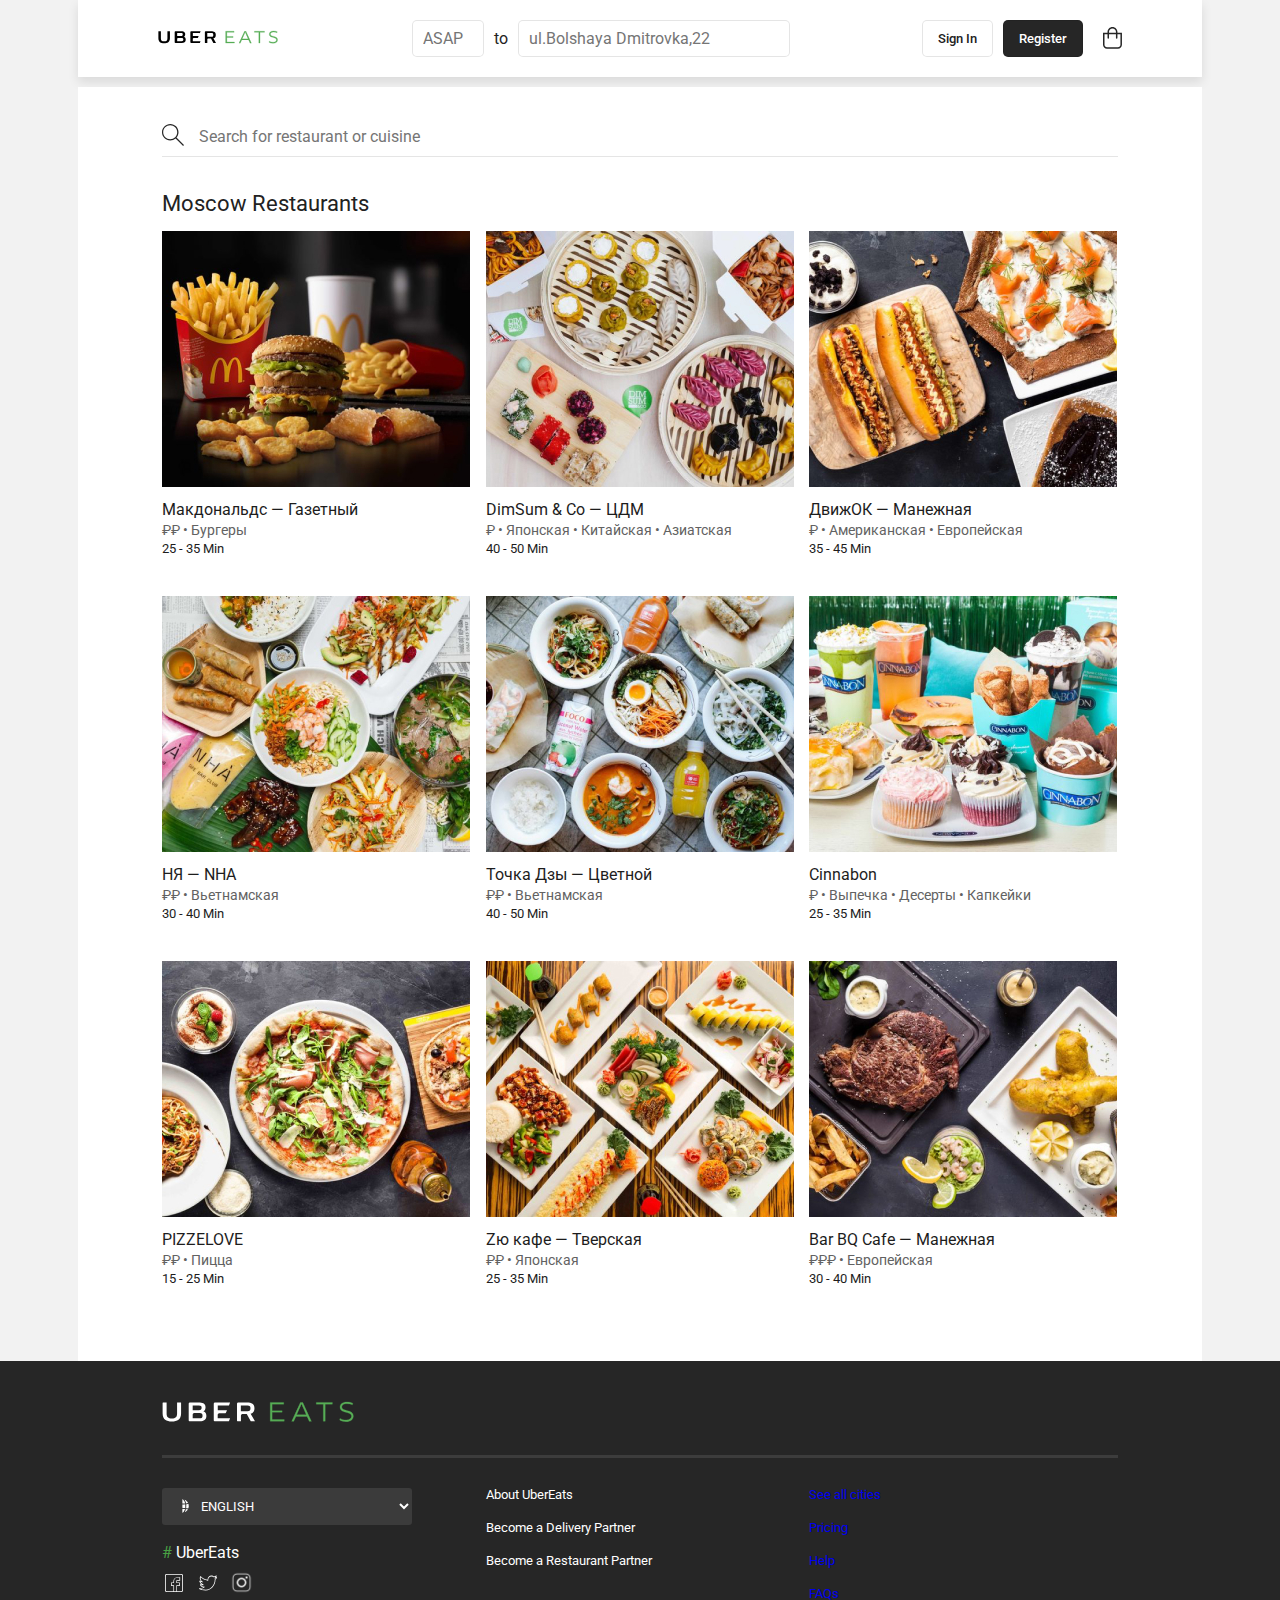
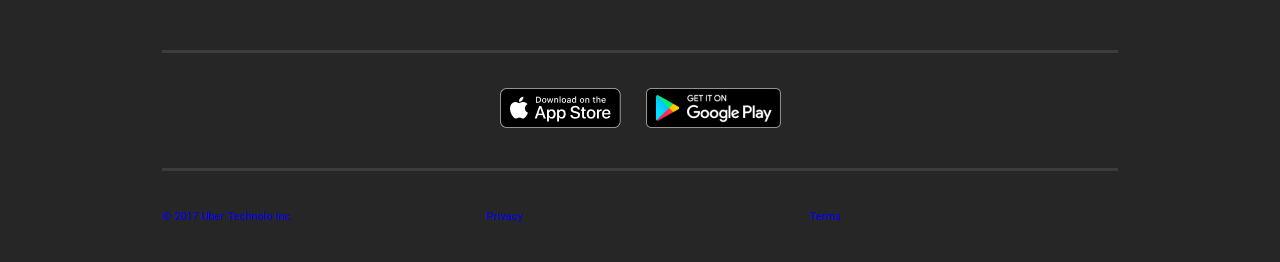
<file: index.html>
<!DOCTYPE html>
<html lang="en">
<head>
    <meta charset="UTF-8">
    <meta http-equiv="X-UA-Compatible" content="IE=edge">
    <meta name="viewport" content="width=device-width, initial-scale=1.0">
    <link rel="stylesheet" href="reset.css">
    <link rel="stylesheet" href="style.css">
    <link rel="stylesheet" href="media.css">
    <link rel="stylesheet" href="rest-page.css">
    <link rel="icon" type="image/png" href="static/favicon.png">

    <link rel="preconnect" href="https://fonts.googleapis.com">
    <link rel="preconnect" href="https://fonts.gstatic.com" crossorigin>
    <link href="https://fonts.googleapis.com/css2?family=Roboto:ital,wght@0,100;0,400;0,500;0,700;1,700&display=swap" rel="stylesheet"> 
    <title>Uber Eats</title>
</head>
<body>
    <div class="wrapper">
        <header class="header">
            <div class="logo">
                <a href="index.html">
                    <svg width="121" height="14" viewBox="0 0 121 14" fill="none" xmlns="http://www.w3.org/2000/svg">
                    <g id="logo">
                    <g id="XMLID_234_">
                    <path id="XMLID_243_" d="M9.42307 1.52885V8.16346C9.42307 10.375 8.46154 11.2885 6.15384 11.2885C3.84615 11.2885 2.88461 10.375 2.88461 8.16346V1.24039H0.673075C0.528844 1.24039 0.384613 1.38462 0.384613 1.52885V8.25962C0.384613 11.9615 2.74038 13.2596 6.15384 13.2596C9.56731 13.2596 11.9231 11.9615 11.9231 8.25962V1.24039H9.71154C9.56731 1.24039 9.42307 1.33654 9.42307 1.52885V1.52885Z" fill="black"/>
                    <path id="XMLID_242_" d="M41.5865 3.16346C41.7789 3.16346 41.875 3.11539 41.9231 2.97116L42.5481 1.38462C42.5962 1.28846 42.5481 1.24039 42.4519 1.24039H33.5096C32.6923 1.24039 32.3558 1.48077 32.3558 2.05769V12.3462C32.3558 12.8269 32.5962 13.0673 33.2212 13.0673H41.5385C41.7308 13.0673 41.8269 13.0192 41.875 12.875L42.5 11.2885C42.5481 11.1923 42.5 11.1442 42.4039 11.1442H34.8077V9.02885C34.8077 8.30769 35.1923 7.97116 36.2981 7.97116H39.6154C39.8077 7.97116 39.9039 7.92308 39.9519 7.77885L40.5769 6.24039C40.625 6.14423 40.5769 6.09616 40.4808 6.09616H34.8558V3.11539H41.5865V3.16346Z" fill="black"/>
                    <path id="XMLID_238_" fill-rule="evenodd" clip-rule="evenodd" d="M25.8654 6.81731C26.8269 6.28846 27.2115 5.375 27.2115 4.22116C27.2115 1.625 25.0961 1.24039 22.8846 1.24039H17.8365C17.0192 1.24039 16.6827 1.48077 16.6827 2.05769V12.3462C16.6827 12.8269 16.9231 13.0673 17.5481 13.0673H23.75C26.1058 13.0673 27.7404 12.1538 27.7404 9.79808C27.7884 8.35577 27.2115 7.15385 25.8654 6.81731ZM19.1827 3.11539H23.0769C24.375 3.11539 24.7596 3.59616 24.7596 4.60577C24.7596 5.61539 24.375 6.09616 23.0769 6.09616H19.1827V3.11539ZM19.1827 11.1442H23.5577C24.9519 11.1442 25.3365 10.6635 25.3365 9.5577C25.3365 8.45193 24.9519 7.92308 23.5577 7.92308H20.6731C19.5673 7.92308 19.1827 8.25962 19.1827 8.98077V11.1442Z" fill="black"/>
                    <path id="XMLID_235_" fill-rule="evenodd" clip-rule="evenodd" d="M55.3846 8.30769L58.0288 12.875C58.0769 12.9231 58.0769 13.0673 57.9808 13.0673H55.7212C55.5288 13.0673 55.4808 13.0192 55.3846 12.875L52.9808 8.54808H50.8173C49.7115 8.54808 49.3269 8.88462 49.3269 9.60577V13.0673H47.1635C47.0192 13.0673 46.875 12.9231 46.875 12.7788V2.05769C46.875 1.48077 47.2115 1.24039 48.0288 1.24039H53.0769C56.0096 1.24039 57.7885 2.00962 57.7885 4.89423C57.7885 7.10577 56.6827 7.97116 55.3846 8.30769ZM49.2788 6.72116H53.4135C54.9519 6.72116 55.2885 6.14423 55.2885 4.89423C55.2885 3.69231 54.9519 3.11539 53.4135 3.11539H49.2788V6.72116Z" fill="black"/>
                    </g>
                    <g id="XMLID_224_">
                    <path id="XMLID_232_" d="M76.4423 12.0096L76.3942 13.0673H67.6442V1.24039H76.0577L76.1058 2.34616H68.8461V6.43269H75.0961V7.39423H68.8461V12.0096H76.4423V12.0096Z" fill="#57AD56" stroke="#57AD56" stroke-width="0.25"/>
                    <g id="XMLID_229_">
                    <path fill-rule="evenodd" clip-rule="evenodd" d="M83.7019 9.99039H90.6731L92.0192 13.0673H93.3654L87.9327 1.24039H86.5384L81.0577 13.0673H82.3558L83.7019 9.99039ZM84.1346 8.98077L86.6827 3.25962L87.1634 2.05769H87.2115L87.6923 3.25962L90.1923 8.98077H84.1346Z" fill="#57AD56"/>
                    <path d="M90.6731 9.99039L90.7876 9.94028L90.7548 9.86539H90.6731V9.99039ZM83.7019 9.99039V9.86539H83.6202L83.5874 9.94028L83.7019 9.99039ZM92.0192 13.0673L91.9047 13.1174L91.9375 13.1923H92.0192V13.0673ZM93.3654 13.0673V13.1923H93.5603L93.4789 13.0151L93.3654 13.0673ZM87.9327 1.24039L88.0463 1.18821L88.0128 1.11539H87.9327V1.24039ZM86.5385 1.24039V1.11539H86.4586L86.425 1.18783L86.5385 1.24039ZM81.0577 13.0673L80.9443 13.0148L80.862 13.1923H81.0577V13.0673ZM82.3557 13.0673V13.1923H82.4375L82.4703 13.1174L82.3557 13.0673ZM86.6827 3.25964L86.7969 3.31054L86.7987 3.30607L86.6827 3.25964ZM84.1346 8.98077L84.0204 8.92992L83.9421 9.10577H84.1346V8.98077ZM87.1635 2.05771V1.93271H87.0788L87.0474 2.01128L87.1635 2.05771ZM87.2115 2.05771L87.3276 2.01129L87.2962 1.93271H87.2115V2.05771ZM87.6923 3.25964L87.5762 3.30609L87.5777 3.3097L87.6923 3.25964ZM90.1923 8.98077V9.10577H90.3833L90.3068 8.93072L90.1923 8.98077ZM90.6731 9.86539H83.7019V10.1154H90.6731V9.86539ZM92.1337 13.0172L90.7876 9.94028L90.5585 10.0405L91.9047 13.1174L92.1337 13.0172ZM93.3654 12.9423H92.0192V13.1923H93.3654V12.9423ZM87.8191 1.29256L93.2518 13.1195L93.4789 13.0151L88.0463 1.18821L87.8191 1.29256ZM86.5385 1.36539H87.9327V1.11539H86.5385V1.36539ZM81.1711 13.1199L86.6519 1.29294L86.425 1.18783L80.9443 13.0148L81.1711 13.1199ZM82.3557 12.9423H81.0577V13.1923H82.3557V12.9423ZM83.5874 9.94028L82.2412 13.0172L82.4703 13.1174L83.8164 10.0405L83.5874 9.94028ZM86.5685 3.20879L84.0204 8.92992L84.2488 9.03163L86.7969 3.3105L86.5685 3.20879ZM87.0474 2.01128L86.5666 3.21322L86.7987 3.30607L87.2795 2.10413L87.0474 2.01128ZM87.2115 1.93271H87.1635V2.18271H87.2115V1.93271ZM87.8084 3.21322L87.3276 2.01129L87.0955 2.10413L87.5762 3.30606L87.8084 3.21322ZM90.3068 8.93072L87.8068 3.20959L87.5777 3.3097L90.0777 9.03083L90.3068 8.93072ZM84.1346 9.10577H90.1923V8.85577H84.1346V9.10577Z" fill="#57AD56"/>
                    </g>
                    <path id="XMLID_227_" d="M102.019 2.34616V13.0673H100.817V2.34616H96.3942L96.4423 1.24039H106.49V2.34616H102.019V2.34616Z" fill="#57AD56" stroke="#57AD56" stroke-width="0.25"/>
                    <path id="XMLID_225_" d="M115.048 13.3077C113.413 13.3077 112.115 12.9231 111.058 12.2981L111.25 11.2404C112.356 11.8654 113.606 12.25 115.096 12.25C117.308 12.25 118.462 11.2404 118.462 9.79808C118.462 6.67308 111.25 8.30769 111.25 4.26923C111.25 2.53846 112.548 1 115.577 1C116.971 1 118.221 1.24038 119.231 1.72115L119.038 2.73077C117.933 2.29808 116.875 2.05769 115.625 2.05769C113.269 2.05769 112.404 3.11538 112.404 4.17308C112.404 7.15385 119.615 5.47115 119.615 9.70192C119.567 11.8173 118.029 13.3077 115.048 13.3077V13.3077Z" fill="#57AD56" stroke="#57AD56" stroke-width="0.25"/>
                    </g>
                    </g>
                    </svg>
                </a>
            </div>
            <div class="header-inputs">
                <input class="small-input" type="text" placeholder="ASAP">
                <p>to</p>
                <input class="big-input" type="text" placeholder="ul.Bolshaya Dmitrovka,22">
            </div>
            <div class="header-right-nav">
                <button class="button-white">Sign In</button>
                <button class="button-dark">Register</button>
                <div class="busket">
                    <a href="#">
                        <svg width="19" height="23" viewBox="0 0 19 23" fill="none" xmlns="http://www.w3.org/2000/svg">
                            <g id="basket">
                            <path id="Rectangle-10" fill-rule="evenodd" clip-rule="evenodd" d="M18.9474 6.85876H0V18.6482C0 20.8574 1.79086 22.6482 4 22.6482H14.9474C17.1565 22.6482 18.9474 20.8574 18.9474 18.6482V6.85876ZM4 21.1482C2.61929 21.1482 1.5 20.0289 1.5 18.6482V8.35876H17.4474V18.6482C17.4474 20.0289 16.3281 21.1482 14.9474 21.1482H4Z" fill="#262626"/>
                            <path id="Rectangle-3" d="M6.01315 12.06V5.86806C6.01315 3.95686 7.56248 2.40753 9.47368 2.40753C11.3849 2.40753 12.9342 3.95686 12.9342 5.86806V12.06C12.9342 12.4742 13.27 12.81 13.6842 12.81C14.0984 12.81 14.4342 12.4742 14.4342 12.06V5.86806C14.4342 3.12844 12.2133 0.907532 9.47368 0.907532C6.73406 0.907532 4.51315 3.12844 4.51315 5.86806V12.06C4.51315 12.4742 4.84894 12.81 5.26315 12.81C5.67737 12.81 6.01315 12.4742 6.01315 12.06Z" fill="#262626"/>
                            </g>
                        </svg>
                    </a>
                </div>
            </div>
        </header>

        <!-- MAIN SECTION -->
        <div class="wrapper-main-big">
            <div class="wrapper-main-section">
                <div class="search-section">
                    <div class="search-icon">
                        <svg width="22" height="22" viewBox="0 0 22 22" fill="none" xmlns="http://www.w3.org/2000/svg">
                        <g id="search">
                        <path id="Shape" fill-rule="evenodd" clip-rule="evenodd" d="M8.3 0C12.8 0 16.5 3.6 16.5 8.2C16.5 10.3 15.7 12.2 14.5 13.5L22 21L21.1 21.9L13.6 14.4C12.1 15.6 10.2 16.4 8.2 16.4C3.7 16.4 0 12.8 0 8.2C0 3.7 3.7 0 8.3 0ZM1.2 8.2C1.2 12.1 4.4 15.2 8.2 15.2C12.1 15.2 15.2 12.1 15.2 8.2C15.2 4.3 12.1 1.2 8.2 1.2C4.3 1.2 1.2 4.4 1.2 8.2Z" fill="#262626"/>
                        </g>
                        </svg>
                    </div>
                    <input class="big-input" type="text" placeholder="Search for restaurant or cuisine">
                </div>
                <div class="cards-section">
                    <h1>Moscow Restaurants</h1>
                    <div class="cards">
                        <a href="rest-page.html" class="">
                            <div class="card">
                                <div class="img-placeholder">
                                    <div class="card-photo-1"></div>
                                </div>
                                <div class="card-description">
                                    <div class="card-head-text">Макдональдс — Газетный</div>
                                    <div class="card-price">₽₽ • Бургеры</div>
                                    <div class="card-time">25 - 35 Min</div>
                                </div>
                            </div>
                        </a>
                        <div class="card">
                            <div class="img-placeholder">
                                <div class="card-photo-2"></div>
                            </div>
                            <div class="card-description">
                                <div class="card-head-text">DimSum & Co — ЦДМ </div>
                                <div class="card-price">₽ • Японская • Китайская • Азиатская</div>
                                <div class="card-time">40 - 50 Min</div>
                            </div>
                        </div>
                        <div class="card">
                            <div class="img-placeholder">
                                <div class="card-photo-3"></div>
                            </div>
                            <div class="card-description">
                                <div class="card-head-text">ДвижОК — Манежная</div>
                                <div class="card-price">₽ • Американская • Европейская</div>
                                <div class="card-time">35 - 45 Min</div>
                            </div>
                        </div>
                        <div class="card">
                            <div class="img-placeholder">
                                <div class="card-photo-4"></div>
                            </div>
                            <div class="card-description">
                                <div class="card-head-text">НЯ — NHA</div>
                                <div class="card-price">₽₽ • Вьетнамская</div>
                                <div class="card-time">30 - 40 Min</div>
                            </div>
                        </div>
                        <div class="card">
                            <div class="img-placeholder">
                                <div class="card-photo-5"></div>
                            </div>
                            <div class="card-description">
                                <div class="card-head-text">Точка Дзы — Цветной</div>
                                <div class="card-price">₽₽ • Вьетнамская</div>
                                <div class="card-time">40 - 50 Min</div>
                            </div>
                        </div>
                        <div class="card">
                            <div class="img-placeholder">
                                <div class="card-photo-6"></div>
                            </div>
                            <div class="card-description">
                                <div class="card-head-text">Cinnabon</div>
                                <div class="card-price">₽ • Выпечка • Десерты • Капкейки</div>
                                <div class="card-time">25 - 35 Min</div>
                            </div>
                        </div>
                        <div class="card">
                            <div class="img-placeholder">
                                <div class="card-photo-7"></div>
                            </div>
                            <div class="card-description">
                                <div class="card-head-text">PIZZELOVE</div>
                                <div class="card-price">₽₽ • Пицца</div>
                                <div class="card-time">15 - 25 Min</div>
                            </div>
                        </div>
                        <div class="card">
                            <div class="img-placeholder">
                                <div class="card-photo-8"></div>
                            </div>
                            <div class="card-description">
                                <div class="card-head-text">Zю кафе — Тверская</div>
                                <div class="card-price">₽₽ • Японская</div>
                                <div class="card-time">25 - 35 Min</div>
                            </div>
                        </div>
                        <div class="card">
                            <div class="img-placeholder">
                                <div class="card-photo-9"></div>
                            </div>
                            <div class="card-description">
                                <div class="card-head-text">Bar BQ Cafe — Манежная</div>
                                <div class="card-price">₽₽₽ • Европейская</div>
                                <div class="card-time">30 - 40 Min</div>
                            </div>
                        </div>
                    </div>
                </div>
            </div>
        </div>
            
        
            <!-- FOOTER -->
    </div>
    <footer class="footer">
        <div class="wrapper-main-section">
            <div class="footer-logo-big-box">
                <div class="footer-logo">
                    <a href="#">
                        <svg width="192" height="21" viewBox="0 0 192 21" fill="none" xmlns="http://www.w3.org/2000/svg">
                            <g id="white-logo">
                            <g id="XMLID_234_">
                            <path id="XMLID_243_" d="M15.0769 1.84618V12.4616C15.0769 16 13.5385 17.4616 9.84616 17.4616C6.15385 17.4616 4.61539 16 4.61539 12.4616V1.38464H1.07693C0.846156 1.38464 0.615387 1.61541 0.615387 1.84618V12.6154C0.615387 18.5385 4.38462 20.6154 9.84616 20.6154C15.3077 20.6154 19.0769 18.5385 19.0769 12.6154V1.38464H15.5385C15.3077 1.38464 15.0769 1.53849 15.0769 1.84618V1.84618Z" fill="white"/>
                            <path id="XMLID_242_" d="M66.5385 4.46157C66.8461 4.46157 67 4.38464 67.0769 4.15387L68.0769 1.61541C68.1538 1.46157 68.0769 1.38464 67.9231 1.38464H53.6154C52.3077 1.38464 51.7692 1.76926 51.7692 2.69234V19.1539C51.7692 19.9231 52.1538 20.3077 53.1538 20.3077H66.4615C66.7692 20.3077 66.9231 20.2308 67 20L68 17.4616C68.0769 17.3077 68 17.2308 67.8461 17.2308H55.6923V13.8462C55.6923 12.6923 56.3077 12.1539 58.0769 12.1539H63.3846C63.6923 12.1539 63.8461 12.077 63.9231 11.8462L64.9231 9.38464C65 9.2308 64.9231 9.15387 64.7692 9.15387H55.7692V4.38464H66.5385V4.46157Z" fill="white"/>
                            <path id="XMLID_238_" fill-rule="evenodd" clip-rule="evenodd" d="M41.3846 10.3077C42.9231 9.46157 43.5385 8.00003 43.5385 6.15387C43.5385 2.00003 40.1539 1.38464 36.6154 1.38464H28.5385C27.2308 1.38464 26.6923 1.76926 26.6923 2.69234V19.1539C26.6923 19.9231 27.0769 20.3077 28.0769 20.3077H38C41.7692 20.3077 44.3846 18.8462 44.3846 15.077C44.4616 12.7693 43.5385 10.8462 41.3846 10.3077ZM30.6923 4.38464H36.9231C39 4.38464 39.6154 5.15387 39.6154 6.76926C39.6154 8.38464 39 9.15387 36.9231 9.15387H30.6923V4.38464ZM30.6923 17.2308H37.6923C39.9231 17.2308 40.5385 16.4616 40.5385 14.6923C40.5385 12.9231 39.9231 12.077 37.6923 12.077H33.0769C31.3077 12.077 30.6923 12.6154 30.6923 13.7693V17.2308Z" fill="white"/>
                            <path id="XMLID_235_" fill-rule="evenodd" clip-rule="evenodd" d="M88.6154 12.6923L92.8462 20C92.9231 20.077 92.9231 20.3077 92.7692 20.3077H89.1538C88.8462 20.3077 88.7692 20.2308 88.6154 20L84.7692 13.077H81.3077C79.5385 13.077 78.9231 13.6154 78.9231 14.7693V20.3077H75.4615C75.2308 20.3077 75 20.077 75 19.8462V2.69234C75 1.76926 75.5385 1.38464 76.8462 1.38464H84.9231C89.6154 1.38464 92.4615 2.61541 92.4615 7.2308C92.4615 10.7693 90.6923 12.1539 88.6154 12.6923ZM78.8462 10.1539H85.4615C87.9231 10.1539 88.4615 9.2308 88.4615 7.2308C88.4615 5.30772 87.9231 4.38464 85.4615 4.38464H78.8462V10.1539Z" fill="white"/>
                            </g>
                            <g id="XMLID_224_">
                            <path id="XMLID_232_" d="M122.308 18.6154L122.231 20.3077H108.231V1.38464H121.692L121.769 3.15387H110.154V9.69234H120.154V11.2308H110.154V18.6154H122.308V18.6154Z" fill="#57AD56" stroke="#57AD56" stroke-width="0.25"/>
                            <g id="XMLID_229_">
                            <path fill-rule="evenodd" clip-rule="evenodd" d="M133.923 15.3846H145.077L147.231 20.3077H149.385L140.692 1.38464H138.462L129.692 20.3077H131.769L133.923 15.3846ZM134.615 13.7693L138.692 4.61541L139.462 2.69234H139.538L140.308 4.61541L144.308 13.7693H134.615Z" fill="#57AD56"/>
                            <path d="M145.077 15.3846L145.191 15.3345L145.159 15.2596H145.077V15.3846ZM133.923 15.3846V15.2596H133.841L133.809 15.3345L133.923 15.3846ZM147.231 20.3077L147.116 20.3578L147.149 20.4327H147.231V20.3077ZM149.385 20.3077V20.4327H149.58L149.498 20.2556L149.385 20.3077ZM140.692 1.38464L140.806 1.33247L140.772 1.25964H140.692V1.38464ZM138.462 1.38464V1.25964H138.382L138.348 1.33209L138.462 1.38464ZM129.692 20.3077L129.579 20.2552L129.497 20.4327H129.692V20.3077ZM131.769 20.3077V20.4327H131.851L131.884 20.3578L131.769 20.3077ZM138.692 4.61548L138.807 4.66637L138.808 4.6619L138.692 4.61548ZM134.615 13.7693L134.501 13.7184L134.423 13.8943H134.615V13.7693ZM139.462 2.69238V2.56738H139.377L139.345 2.64596L139.462 2.69238ZM139.538 2.69238L139.655 2.64596L139.623 2.56738H139.538V2.69238ZM140.308 4.61548L140.192 4.66193L140.193 4.66553L140.308 4.61548ZM144.308 13.7693V13.8943H144.499L144.422 13.7192L144.308 13.7693ZM145.077 15.2596H133.923V15.5096H145.077V15.2596ZM147.345 20.2576L145.191 15.3345L144.962 15.4347L147.116 20.3578L147.345 20.2576ZM149.385 20.1827H147.231V20.4327H149.385V20.1827ZM140.579 1.43682L149.271 20.3599L149.498 20.2556L140.806 1.33247L140.579 1.43682ZM138.462 1.50964H140.692V1.25964H138.462V1.50964ZM129.806 20.3603L138.575 1.4372L138.348 1.33209L129.579 20.2552L129.806 20.3603ZM131.769 20.1827H129.692V20.4327H131.769V20.1827ZM133.809 15.3345L131.655 20.2576L131.884 20.3578L134.038 15.4347L133.809 15.3345ZM138.578 4.56462L134.501 13.7184L134.73 13.8201L138.807 4.66634L138.578 4.56462ZM139.345 2.64596L138.576 4.56906L138.808 4.6619L139.578 2.73881L139.345 2.64596ZM139.538 2.56738H139.462V2.81738H139.538V2.56738ZM140.424 4.56905L139.655 2.64596L139.422 2.73881L140.192 4.6619L140.424 4.56905ZM144.422 13.7192L140.422 4.56543L140.193 4.66553L144.193 13.8193L144.422 13.7192ZM134.615 13.8943H144.308V13.6443H134.615V13.8943Z" fill="#57AD56"/>
                            </g>
                            <path id="XMLID_227_" d="M163.231 3.15387V20.3077H161.308V3.15387H154.231L154.308 1.38464H170.385V3.15387H163.231V3.15387Z" fill="#57AD56" stroke="#57AD56" stroke-width="0.25"/>
                            <path id="XMLID_225_" d="M184.077 20.6923C181.462 20.6923 179.385 20.0769 177.692 19.0769L178 17.3846C179.769 18.3846 181.769 19 184.154 19C187.692 19 189.538 17.3846 189.538 15.0769C189.538 10.0769 178 12.6923 178 6.23077C178 3.46154 180.077 1 184.923 1C187.154 1 189.154 1.38462 190.769 2.15385L190.462 3.76923C188.692 3.07692 187 2.69231 185 2.69231C181.231 2.69231 179.846 4.38462 179.846 6.07692C179.846 10.8462 191.385 8.15385 191.385 14.9231C191.308 18.3077 188.846 20.6923 184.077 20.6923V20.6923Z" fill="#57AD56" stroke="#57AD56" stroke-width="0.25"/>
                            </g>
                            </g>
                            </svg>
                    </a>
                    
                </div>
            </div>
            <div class="footer-extra-info">
                <div class="socials-col">
                    <div class="form-lang">
                        <select class="select-lang">
                            <option>English</option>
                            <option>Русский</option>
                        </select>
                        <div class="world-select">
                            <img src="static/icon-select-world.png" alt="">
                        </div>
                    </div>
                    <div class="hashtag">
                        <div class="green-symbol-hash">
                            #
                        </div>
                    UberEats
                    </div>
                    <div class="medias">
                        <div class="facebook-icon">
                            <a href="#">
                                <svg width="24" height="24" viewBox="0 0 24 24" fill="none" xmlns="http://www.w3.org/2000/svg">
                                    <path fill-rule="evenodd" clip-rule="evenodd" d="M19.5 3H4.50001C3.65999 3 3 3.65999 3 4.50001V19.5C3 20.34 3.65999 21 4.50001 21H11.4H15H19.5C20.34 21 21 20.34 21 19.5V4.50001C21 3.65999 20.34 3 19.5 3ZM12.0519 14.2609H9.8V11.9652H12.0519V9.95653C12.0519 8.32088 13.2904 6.94349 14.8667 6.8H17.4V9.09566H15.1481C14.6696 9.09566 14.3037 9.46869 14.3037 9.95653V11.9652H17.1185V14.2609H14.3037V20.2H12.0519V14.2609ZM14.9286 20.2H19.3214C19.8193 20.2 20.2 19.8193 20.2 19.3214V4.67857C20.2 4.1807 19.8193 3.8 19.3215 3.8H4.67857C4.1807 3.8 3.8 4.1807 3.8 4.67857V19.3214C3.8 19.8193 4.1807 20.2 4.67857 20.2L11.4143 20.2V14.9286H9.0714V11.4143H11.4143V9.94997C11.4143 7.98784 12.9372 6.31855 14.8993 6.14284H18.15V9.65713H15.2214C15.0457 9.65713 14.9286 9.77426 14.9286 9.94997V11.4143H17.8571V14.9286H14.9286V20.2Z" fill="white"/>
                                    <mask id="mask0_0_1108" style="mask-type:luminance" maskUnits="userSpaceOnUse" x="3" y="3" width="18" height="18">
                                    <path fill-rule="evenodd" clip-rule="evenodd" d="M19.5 3H4.50001C3.65999 3 3 3.65999 3 4.50001V19.5C3 20.34 3.65999 21 4.50001 21H11.4H15H19.5C20.34 21 21 20.34 21 19.5V4.50001C21 3.65999 20.34 3 19.5 3ZM12.0519 14.2609H9.8V11.9652H12.0519V9.95653C12.0519 8.32088 13.2904 6.94349 14.8667 6.8H17.4V9.09566H15.1481C14.6696 9.09566 14.3037 9.46869 14.3037 9.95653V11.9652H17.1185V14.2609H14.3037V20.2H12.0519V14.2609ZM14.9286 20.2H19.3214C19.8193 20.2 20.2 19.8193 20.2 19.3214V4.67857C20.2 4.1807 19.8193 3.8 19.3215 3.8H4.67857C4.1807 3.8 3.8 4.1807 3.8 4.67857V19.3214C3.8 19.8193 4.1807 20.2 4.67857 20.2L11.4143 20.2V14.9286H9.0714V11.4143H11.4143V9.94997C11.4143 7.98784 12.9372 6.31855 14.8993 6.14284H18.15V9.65713H15.2214C15.0457 9.65713 14.9286 9.77426 14.9286 9.94997V11.4143H17.8571V14.9286H14.9286V20.2Z" fill="white"/>
                                    </mask>
                                    <g mask="url(#mask0_0_1108)">
                                    </g>
                                </svg>
                            </a>
                        </div>
                        <div class="twitter-icon">
                            <a href="#">
                                <svg width="24" height="24" viewBox="0 0 24 24" fill="none" xmlns="http://www.w3.org/2000/svg">
                                    <g id="ic/24/social/twitter">
                                    <path id="Shape" fill-rule="evenodd" clip-rule="evenodd" d="M20.5302 6.09487C20.6525 6.06362 20.8052 6.09487 20.8969 6.1886C20.9885 6.28233 21.0191 6.43856 20.9886 6.56358C20.7136 7.46975 20.1637 8.12596 19.4915 8.46969V8.56342C19.4915 14.5942 15.092 19.5 9.71486 19.5C6.6902 19.5 4.24606 18.9688 3.14618 18.0626C3.02398 17.9376 2.96286 17.7814 3.02398 17.5939C3.08506 17.4377 3.23782 17.3127 3.42114 17.3127C5.22371 17.2814 6.38468 16.844 7.27068 16.3127C5.55976 16.094 4.49043 15.2503 3.94051 13.6567C3.87939 13.5005 3.94051 13.3443 4.06271 13.2505C4.18491 13.1567 4.36823 13.1567 4.49043 13.2192C4.94871 13.5317 5.407 13.5942 5.95692 13.5942C4.79595 12.8756 3.72663 11.6881 3.2989 10.2195C3.26835 10.0633 3.32946 9.87582 3.45167 9.81331C3.60443 9.71959 3.75719 9.75084 3.87939 9.84457C4.21547 10.1258 4.58211 10.3133 5.13203 10.407C3.94051 9.15711 3.20726 7.31352 4.24603 5.28243L4.42935 4.90744L4.7348 5.21992C6.62905 7.25101 8.3705 8.18843 11.5479 8.81338V8.6884C11.5479 6.40735 13.2894 4.5325 15.4586 4.50124C16.314 4.50124 17.5056 5.12619 17.9944 5.40741C18.0061 5.40741 18.0177 5.41197 18.0277 5.41587C18.0438 5.42217 18.0555 5.42673 18.0555 5.40741C18.6666 5.21996 19.3998 4.90748 20.2552 4.5325C20.3775 4.47002 20.5302 4.50128 20.6219 4.59501C20.7136 4.68877 20.7441 4.81375 20.683 4.96999C20.5302 5.40745 20.2858 5.87616 19.9192 6.31362L20.5302 6.09487ZM18.7354 8.23772L18.9133 8.17735C19.4765 7.96612 19.8025 7.51342 20.01 7.12114L18.854 7.51346C18.7058 7.57383 18.528 7.51346 18.4687 7.36256C18.4094 7.21166 18.4391 7.03058 18.5576 6.94005C19.0319 6.5477 19.3875 6.12519 19.6543 5.6725C19.0615 5.91392 18.528 6.12519 18.0834 6.27609C17.9056 6.33643 17.7277 6.30624 17.5499 6.21572L17.5311 6.20529C17.1826 6.01157 16.085 5.40141 15.4158 5.43104C13.6374 5.46123 12.2147 7.00039 12.2147 8.8715V9.71651L11.859 9.65614C8.59858 9.05255 6.79051 8.17735 4.89354 6.27606C4.00434 8.56971 5.84201 10.1692 6.46446 10.6219L7.20544 11.1652H6.28658C5.69378 11.1652 5.04171 11.1048 4.44891 10.8332C5.10101 12.2214 6.43482 13.2475 7.56113 13.5795L7.47223 14.1831C7.23512 14.1831 6.99797 14.1831 6.76087 14.2133C6.13841 14.2434 5.57526 14.2434 5.04175 14.0624C5.63455 15.2092 6.67196 15.692 8.36143 15.692H9.25064L8.50963 16.2353C7.59078 16.9596 6.40517 17.6235 4.36 17.7744C5.33811 18.2573 7.14614 18.71 9.84341 18.71C14.4647 18.71 18.7354 13.999 18.7354 8.75079V8.23772Z" fill="white"/>
                                    <mask id="mask0_0_1110" style="mask-type:luminance" maskUnits="userSpaceOnUse" x="3" y="4" width="18" height="16">
                                    <path id="Shape_2" fill-rule="evenodd" clip-rule="evenodd" d="M20.5302 6.09487C20.6525 6.06362 20.8052 6.09487 20.8969 6.1886C20.9885 6.28233 21.0191 6.43856 20.9886 6.56358C20.7136 7.46975 20.1637 8.12596 19.4915 8.46969V8.56342C19.4915 14.5942 15.092 19.5 9.71486 19.5C6.6902 19.5 4.24606 18.9688 3.14618 18.0626C3.02398 17.9376 2.96286 17.7814 3.02398 17.5939C3.08506 17.4377 3.23782 17.3127 3.42114 17.3127C5.22371 17.2814 6.38468 16.844 7.27068 16.3127C5.55976 16.094 4.49043 15.2503 3.94051 13.6567C3.87939 13.5005 3.94051 13.3443 4.06271 13.2505C4.18491 13.1567 4.36823 13.1567 4.49043 13.2192C4.94871 13.5317 5.407 13.5942 5.95692 13.5942C4.79595 12.8756 3.72663 11.6881 3.2989 10.2195C3.26835 10.0633 3.32946 9.87582 3.45167 9.81331C3.60443 9.71959 3.75719 9.75084 3.87939 9.84457C4.21547 10.1258 4.58211 10.3133 5.13203 10.407C3.94051 9.15711 3.20726 7.31352 4.24603 5.28243L4.42935 4.90744L4.7348 5.21992C6.62905 7.25101 8.3705 8.18843 11.5479 8.81338V8.6884C11.5479 6.40735 13.2894 4.5325 15.4586 4.50124C16.314 4.50124 17.5056 5.12619 17.9944 5.40741C18.0061 5.40741 18.0177 5.41197 18.0277 5.41587C18.0438 5.42217 18.0555 5.42673 18.0555 5.40741C18.6666 5.21996 19.3998 4.90748 20.2552 4.5325C20.3775 4.47002 20.5302 4.50128 20.6219 4.59501C20.7136 4.68877 20.7441 4.81375 20.683 4.96999C20.5302 5.40745 20.2858 5.87616 19.9192 6.31362L20.5302 6.09487ZM18.7354 8.23772L18.9133 8.17735C19.4765 7.96612 19.8025 7.51342 20.01 7.12114L18.854 7.51346C18.7058 7.57383 18.528 7.51346 18.4687 7.36256C18.4094 7.21166 18.4391 7.03058 18.5576 6.94005C19.0319 6.5477 19.3875 6.12519 19.6543 5.6725C19.0615 5.91392 18.528 6.12519 18.0834 6.27609C17.9056 6.33643 17.7277 6.30624 17.5499 6.21572L17.5311 6.20529C17.1826 6.01157 16.085 5.40141 15.4158 5.43104C13.6374 5.46123 12.2147 7.00039 12.2147 8.8715V9.71651L11.859 9.65614C8.59858 9.05255 6.79051 8.17735 4.89354 6.27606C4.00434 8.56971 5.84201 10.1692 6.46446 10.6219L7.20544 11.1652H6.28658C5.69378 11.1652 5.04171 11.1048 4.44891 10.8332C5.10101 12.2214 6.43482 13.2475 7.56113 13.5795L7.47223 14.1831C7.23512 14.1831 6.99797 14.1831 6.76087 14.2133C6.13841 14.2434 5.57526 14.2434 5.04175 14.0624C5.63455 15.2092 6.67196 15.692 8.36143 15.692H9.25064L8.50963 16.2353C7.59078 16.9596 6.40517 17.6235 4.36 17.7744C5.33811 18.2573 7.14614 18.71 9.84341 18.71C14.4647 18.71 18.7354 13.999 18.7354 8.75079V8.23772Z" fill="white"/>
                                    </mask>
                                    <g mask="url(#mask0_0_1110)">
                                    </g>
                                    </g>
                                </svg>
                            </a>          
                        </div>
                        <div class="instagram-icon">
                            <a href="#">
                                <img src="static/instagram-icon-2.png" alt="">
                            </a>
                        </div>
                    </div>
                </div>
                <div class="about-col">
                    <div class="about-text">
                        <a href="">About UberEats</a>
                    </div>
                    <div class="about-text">
                        <a href="">Become a Delivery Partner</a>
                    </div>
                    <div class="about-text">
                        <a href="">Become a Restaurant Partner</a>
                    </div>
                </div>
                <div class="faq-col">
                    <div class="about-text">
                        <a href="#">See all cities</a>
                    </div>
                    <div class="about-text">
                        <a href="#">Pricing</a>
                    </div>
                    <div class="about-text">
                        <a href="#">Help</a> 
                    </div>
                    <div class="about-text">
                        <a href="#">FAQs</a>
                    </div>
                </div>
            </div>
            <div class="download-buttons">
                <div class="appstore-download">
                    <a href="#">
                       <img src="static/link-app-store.png" alt=""> 
                    </a>
                </div>
                <div class="googleplay-download">
                    <a href="#">
                        <img src="static/link-google-play.png" alt="">
                    </a>
                </div>
            </div>
            <div class="footer-techs">
                <div class="footer-specs">
                    <a href="#"> © 2017 Uber Technolo Inc.</a>
                </div>
                <div class="footer-specs">
                    <a href="#">Privacy</a>
                </div>
                <div class="footer-specs">
                     <a href="#">Terms</a>
                </div>
            </div>
        </div>
    </footer>
</body>
</html>
</file>
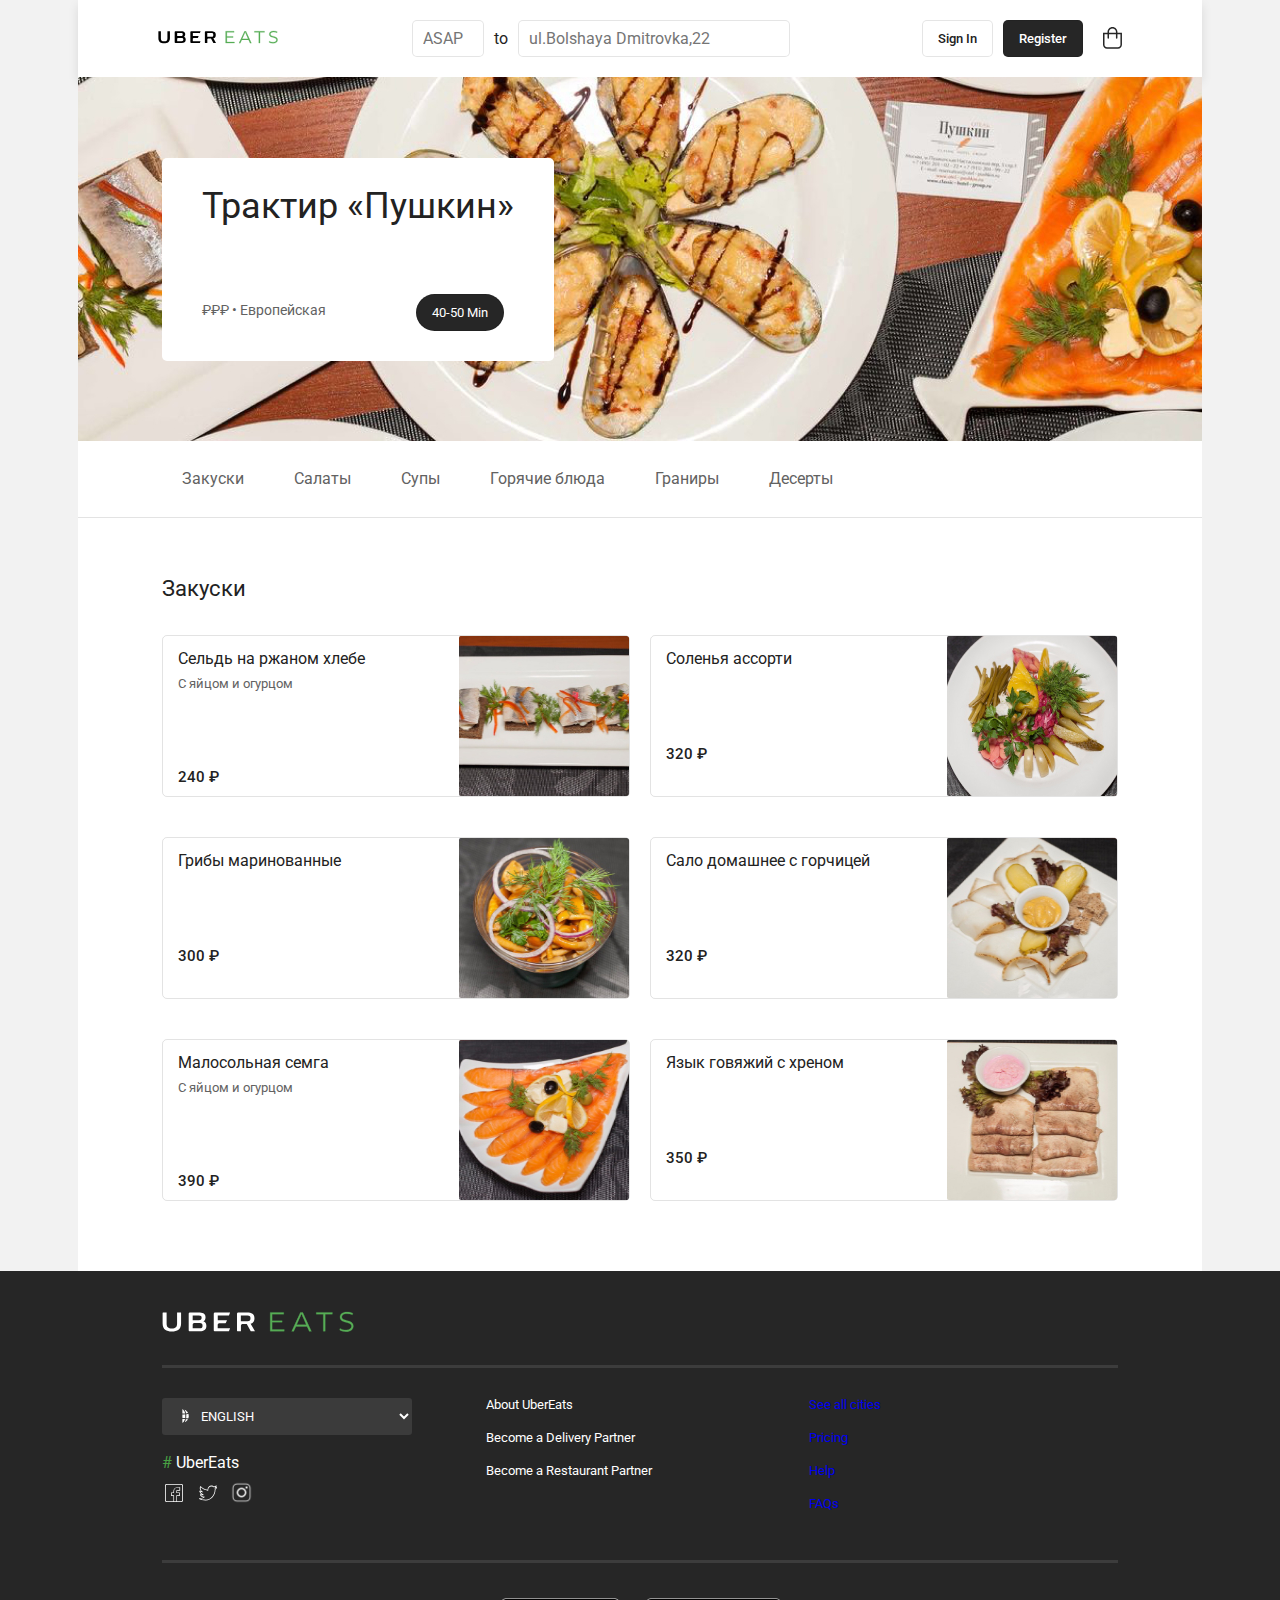
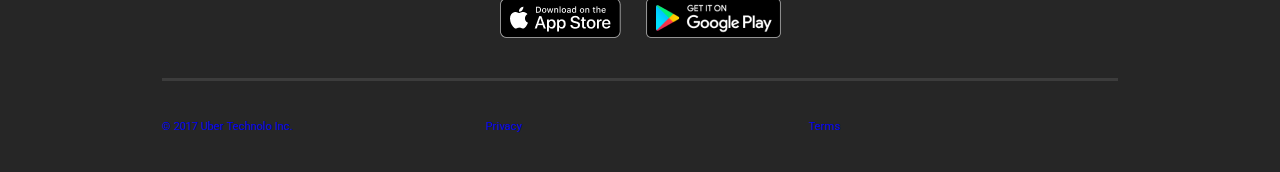
<file: rest-page.html>
<!DOCTYPE html>
<html lang="en">
<head>
    <meta charset="UTF-8">
    <meta http-equiv="X-UA-Compatible" content="IE=edge">
    <meta name="viewport" content="width=device-width, initial-scale=1.0">
    <link rel="stylesheet" href="reset.css">
    <link rel="stylesheet" href="style.css">
    <link rel="stylesheet" href="rest-page.css">
    <link rel="stylesheet" href="media.css">
    <link rel="icon" type="image/png" href="static/favicon.png">

    <link rel="preconnect" href="https://fonts.googleapis.com">
    <link rel="preconnect" href="https://fonts.gstatic.com" crossorigin>
    <link href="https://fonts.googleapis.com/css2?family=Roboto:ital,wght@0,100;0,400;0,500;0,700;1,700&display=swap" rel="stylesheet"> 
    <title>Uber Eats</title>
</head>
<body>
    <div class="wrapper">
        <header class="header-rest">
            <div class="logo">
                <a href="index.html">
                    <svg width="121" height="14" viewBox="0 0 121 14" fill="none" xmlns="http://www.w3.org/2000/svg">
                    <g id="logo">
                    <g id="XMLID_234_">
                    <path id="XMLID_243_" d="M9.42307 1.52885V8.16346C9.42307 10.375 8.46154 11.2885 6.15384 11.2885C3.84615 11.2885 2.88461 10.375 2.88461 8.16346V1.24039H0.673075C0.528844 1.24039 0.384613 1.38462 0.384613 1.52885V8.25962C0.384613 11.9615 2.74038 13.2596 6.15384 13.2596C9.56731 13.2596 11.9231 11.9615 11.9231 8.25962V1.24039H9.71154C9.56731 1.24039 9.42307 1.33654 9.42307 1.52885V1.52885Z" fill="black"/>
                    <path id="XMLID_242_" d="M41.5865 3.16346C41.7789 3.16346 41.875 3.11539 41.9231 2.97116L42.5481 1.38462C42.5962 1.28846 42.5481 1.24039 42.4519 1.24039H33.5096C32.6923 1.24039 32.3558 1.48077 32.3558 2.05769V12.3462C32.3558 12.8269 32.5962 13.0673 33.2212 13.0673H41.5385C41.7308 13.0673 41.8269 13.0192 41.875 12.875L42.5 11.2885C42.5481 11.1923 42.5 11.1442 42.4039 11.1442H34.8077V9.02885C34.8077 8.30769 35.1923 7.97116 36.2981 7.97116H39.6154C39.8077 7.97116 39.9039 7.92308 39.9519 7.77885L40.5769 6.24039C40.625 6.14423 40.5769 6.09616 40.4808 6.09616H34.8558V3.11539H41.5865V3.16346Z" fill="black"/>
                    <path id="XMLID_238_" fill-rule="evenodd" clip-rule="evenodd" d="M25.8654 6.81731C26.8269 6.28846 27.2115 5.375 27.2115 4.22116C27.2115 1.625 25.0961 1.24039 22.8846 1.24039H17.8365C17.0192 1.24039 16.6827 1.48077 16.6827 2.05769V12.3462C16.6827 12.8269 16.9231 13.0673 17.5481 13.0673H23.75C26.1058 13.0673 27.7404 12.1538 27.7404 9.79808C27.7884 8.35577 27.2115 7.15385 25.8654 6.81731ZM19.1827 3.11539H23.0769C24.375 3.11539 24.7596 3.59616 24.7596 4.60577C24.7596 5.61539 24.375 6.09616 23.0769 6.09616H19.1827V3.11539ZM19.1827 11.1442H23.5577C24.9519 11.1442 25.3365 10.6635 25.3365 9.5577C25.3365 8.45193 24.9519 7.92308 23.5577 7.92308H20.6731C19.5673 7.92308 19.1827 8.25962 19.1827 8.98077V11.1442Z" fill="black"/>
                    <path id="XMLID_235_" fill-rule="evenodd" clip-rule="evenodd" d="M55.3846 8.30769L58.0288 12.875C58.0769 12.9231 58.0769 13.0673 57.9808 13.0673H55.7212C55.5288 13.0673 55.4808 13.0192 55.3846 12.875L52.9808 8.54808H50.8173C49.7115 8.54808 49.3269 8.88462 49.3269 9.60577V13.0673H47.1635C47.0192 13.0673 46.875 12.9231 46.875 12.7788V2.05769C46.875 1.48077 47.2115 1.24039 48.0288 1.24039H53.0769C56.0096 1.24039 57.7885 2.00962 57.7885 4.89423C57.7885 7.10577 56.6827 7.97116 55.3846 8.30769ZM49.2788 6.72116H53.4135C54.9519 6.72116 55.2885 6.14423 55.2885 4.89423C55.2885 3.69231 54.9519 3.11539 53.4135 3.11539H49.2788V6.72116Z" fill="black"/>
                    </g>
                    <g id="XMLID_224_">
                    <path id="XMLID_232_" d="M76.4423 12.0096L76.3942 13.0673H67.6442V1.24039H76.0577L76.1058 2.34616H68.8461V6.43269H75.0961V7.39423H68.8461V12.0096H76.4423V12.0096Z" fill="#57AD56" stroke="#57AD56" stroke-width="0.25"/>
                    <g id="XMLID_229_">
                    <path fill-rule="evenodd" clip-rule="evenodd" d="M83.7019 9.99039H90.6731L92.0192 13.0673H93.3654L87.9327 1.24039H86.5384L81.0577 13.0673H82.3558L83.7019 9.99039ZM84.1346 8.98077L86.6827 3.25962L87.1634 2.05769H87.2115L87.6923 3.25962L90.1923 8.98077H84.1346Z" fill="#57AD56"/>
                    <path d="M90.6731 9.99039L90.7876 9.94028L90.7548 9.86539H90.6731V9.99039ZM83.7019 9.99039V9.86539H83.6202L83.5874 9.94028L83.7019 9.99039ZM92.0192 13.0673L91.9047 13.1174L91.9375 13.1923H92.0192V13.0673ZM93.3654 13.0673V13.1923H93.5603L93.4789 13.0151L93.3654 13.0673ZM87.9327 1.24039L88.0463 1.18821L88.0128 1.11539H87.9327V1.24039ZM86.5385 1.24039V1.11539H86.4586L86.425 1.18783L86.5385 1.24039ZM81.0577 13.0673L80.9443 13.0148L80.862 13.1923H81.0577V13.0673ZM82.3557 13.0673V13.1923H82.4375L82.4703 13.1174L82.3557 13.0673ZM86.6827 3.25964L86.7969 3.31054L86.7987 3.30607L86.6827 3.25964ZM84.1346 8.98077L84.0204 8.92992L83.9421 9.10577H84.1346V8.98077ZM87.1635 2.05771V1.93271H87.0788L87.0474 2.01128L87.1635 2.05771ZM87.2115 2.05771L87.3276 2.01129L87.2962 1.93271H87.2115V2.05771ZM87.6923 3.25964L87.5762 3.30609L87.5777 3.3097L87.6923 3.25964ZM90.1923 8.98077V9.10577H90.3833L90.3068 8.93072L90.1923 8.98077ZM90.6731 9.86539H83.7019V10.1154H90.6731V9.86539ZM92.1337 13.0172L90.7876 9.94028L90.5585 10.0405L91.9047 13.1174L92.1337 13.0172ZM93.3654 12.9423H92.0192V13.1923H93.3654V12.9423ZM87.8191 1.29256L93.2518 13.1195L93.4789 13.0151L88.0463 1.18821L87.8191 1.29256ZM86.5385 1.36539H87.9327V1.11539H86.5385V1.36539ZM81.1711 13.1199L86.6519 1.29294L86.425 1.18783L80.9443 13.0148L81.1711 13.1199ZM82.3557 12.9423H81.0577V13.1923H82.3557V12.9423ZM83.5874 9.94028L82.2412 13.0172L82.4703 13.1174L83.8164 10.0405L83.5874 9.94028ZM86.5685 3.20879L84.0204 8.92992L84.2488 9.03163L86.7969 3.3105L86.5685 3.20879ZM87.0474 2.01128L86.5666 3.21322L86.7987 3.30607L87.2795 2.10413L87.0474 2.01128ZM87.2115 1.93271H87.1635V2.18271H87.2115V1.93271ZM87.8084 3.21322L87.3276 2.01129L87.0955 2.10413L87.5762 3.30606L87.8084 3.21322ZM90.3068 8.93072L87.8068 3.20959L87.5777 3.3097L90.0777 9.03083L90.3068 8.93072ZM84.1346 9.10577H90.1923V8.85577H84.1346V9.10577Z" fill="#57AD56"/>
                    </g>
                    <path id="XMLID_227_" d="M102.019 2.34616V13.0673H100.817V2.34616H96.3942L96.4423 1.24039H106.49V2.34616H102.019V2.34616Z" fill="#57AD56" stroke="#57AD56" stroke-width="0.25"/>
                    <path id="XMLID_225_" d="M115.048 13.3077C113.413 13.3077 112.115 12.9231 111.058 12.2981L111.25 11.2404C112.356 11.8654 113.606 12.25 115.096 12.25C117.308 12.25 118.462 11.2404 118.462 9.79808C118.462 6.67308 111.25 8.30769 111.25 4.26923C111.25 2.53846 112.548 1 115.577 1C116.971 1 118.221 1.24038 119.231 1.72115L119.038 2.73077C117.933 2.29808 116.875 2.05769 115.625 2.05769C113.269 2.05769 112.404 3.11538 112.404 4.17308C112.404 7.15385 119.615 5.47115 119.615 9.70192C119.567 11.8173 118.029 13.3077 115.048 13.3077V13.3077Z" fill="#57AD56" stroke="#57AD56" stroke-width="0.25"/>
                    </g>
                    </g>
                    </svg>
                </a>
            </div>
            <div class="header-inputs">
                <input class="small-input" type="text" placeholder="ASAP">
                <p>to</p>
                <input class="big-input" type="text" placeholder="ul.Bolshaya Dmitrovka,22">
            </div>
            <div class="header-right-nav">
                <button class="button-white">Sign In</button>
                <button class="button-dark">Register</button>
                <div class="busket">
                    <a href="#">
                        <svg width="19" height="23" viewBox="0 0 19 23" fill="none" xmlns="http://www.w3.org/2000/svg">
                            <g id="basket">
                            <path id="Rectangle-10" fill-rule="evenodd" clip-rule="evenodd" d="M18.9474 6.85876H0V18.6482C0 20.8574 1.79086 22.6482 4 22.6482H14.9474C17.1565 22.6482 18.9474 20.8574 18.9474 18.6482V6.85876ZM4 21.1482C2.61929 21.1482 1.5 20.0289 1.5 18.6482V8.35876H17.4474V18.6482C17.4474 20.0289 16.3281 21.1482 14.9474 21.1482H4Z" fill="#262626"/>
                            <path id="Rectangle-3" d="M6.01315 12.06V5.86806C6.01315 3.95686 7.56248 2.40753 9.47368 2.40753C11.3849 2.40753 12.9342 3.95686 12.9342 5.86806V12.06C12.9342 12.4742 13.27 12.81 13.6842 12.81C14.0984 12.81 14.4342 12.4742 14.4342 12.06V5.86806C14.4342 3.12844 12.2133 0.907532 9.47368 0.907532C6.73406 0.907532 4.51315 3.12844 4.51315 5.86806V12.06C4.51315 12.4742 4.84894 12.81 5.26315 12.81C5.67737 12.81 6.01315 12.4742 6.01315 12.06Z" fill="#262626"/>
                            </g>
                        </svg>
                    </a>
                </div>
            </div>
        </header>

        <!-- CONTENT -->
        
            <div class="main-info">
                <div class="main-rest-photoplaceholder"></div>
                <div class="wrapper-main-section">
                    <div class="place-info">
                        <div class="lg-text">Трактир «Пушкин»</div>
                        <div class="place-extras">
                            <div class="place-card-price">₽₽₽ • Европейская</div>
                            <button class="place-card-time round-btn">40-50 Min</button>
                        </div>
                    </div> 
                </div>
            </div>
            <div class="wrapper-rest-big">
                <div class="wrapper-main-section">
                    <div class="food-options">
                        <div class="food-option">Закуски</div>
                        <div class="food-option">Салаты</div>
                        <div class="food-option">Супы</div>
                        <div class="food-option">Горячие блюда</div>
                        <div class="food-option">Граниры</div>
                        <div class="food-option">Десерты</div>
                    </div>
                </div>
            </div>
            <div class="wrapper-main-big">
                <div class="wrapper-main-section">
                    <div class="food-option-view">Закуски</div>
                    <div class="food-option-cards">
                        <div class="food-option-card">
                            <div class="food-option-content">
                                <div class="food-option-head">Сельдь на ржаном хлебе</div>
                                <div class="food-option-desc">С яйцом и огурцом</div>
                                <div class="food-option-price">240 ₽</div>
                            </div>
                            <div class="food-option-img-placeholder">
                                <div class="option-photo-1"></div>
                            </div>
                        </div>
                        <div class="food-option-card">
                            <div class="food-option-content">
                                <div class="food-option-head">Соленья ассорти</div>
                                <div class="food-option-desc"></div>
                                <div class="food-option-price">320 ₽</div>
                            </div>
                            <div class="food-option-img-placeholder">
                                <div class="option-photo-2"></div>
                            </div>
                        </div>
                        <div class="food-option-card">
                            <div class="food-option-content">
                                <div class="food-option-head">Грибы маринованные</div>
                                <div class="food-option-desc"></div>
                                <div class="food-option-price">300 ₽</div>
                            </div>
                            <div class="food-option-img-placeholder">
                                <div class="option-photo-3"></div>
                            </div>
                        </div>
                        <div class="food-option-card">
                            <div class="food-option-content">
                                <div class="food-option-head">Сало домашнее с горчицей</div>
                                <div class="food-option-desc"></div>
                                <div class="food-option-price">320 ₽</div>
                            </div>
                            <div class="food-option-img-placeholder">
                                <div class="option-photo-4"></div>
                            </div>
                        </div>
                        <div class="food-option-card">
                            <div class="food-option-content">
                                <div class="food-option-head">Малосольная семга</div>
                                <div class="food-option-desc">С яйцом и огурцом</div>
                                <div class="food-option-price">390 ₽</div>
                            </div>
                            <div class="food-option-img-placeholder">
                                <div class="option-photo-5"></div>
                            </div>
                        </div>
                        <div class="food-option-card">
                            <div class="food-option-content">
                                <div class="food-option-head">Язык говяжий с хреном</div>
                                <div class="food-option-desc"></div>
                                <div class="food-option-price">350 ₽</div>
                            </div>
                            <div class="food-option-img-placeholder">
                                <div class="option-photo-6"></div>
                            </div>
                        </div>
                    </div>
                </div>
            </div>
    </div>

    <!-- FOOTER -->

    <footer class="footer">
        <div class="wrapper-main-section">
            <div class="footer-logo-big-box">
                <div class="footer-logo">
                    <a href="#">
                        <svg width="192" height="21" viewBox="0 0 192 21" fill="none" xmlns="http://www.w3.org/2000/svg">
                            <g id="white-logo">
                            <g id="XMLID_234_">
                            <path id="XMLID_243_" d="M15.0769 1.84618V12.4616C15.0769 16 13.5385 17.4616 9.84616 17.4616C6.15385 17.4616 4.61539 16 4.61539 12.4616V1.38464H1.07693C0.846156 1.38464 0.615387 1.61541 0.615387 1.84618V12.6154C0.615387 18.5385 4.38462 20.6154 9.84616 20.6154C15.3077 20.6154 19.0769 18.5385 19.0769 12.6154V1.38464H15.5385C15.3077 1.38464 15.0769 1.53849 15.0769 1.84618V1.84618Z" fill="white"/>
                            <path id="XMLID_242_" d="M66.5385 4.46157C66.8461 4.46157 67 4.38464 67.0769 4.15387L68.0769 1.61541C68.1538 1.46157 68.0769 1.38464 67.9231 1.38464H53.6154C52.3077 1.38464 51.7692 1.76926 51.7692 2.69234V19.1539C51.7692 19.9231 52.1538 20.3077 53.1538 20.3077H66.4615C66.7692 20.3077 66.9231 20.2308 67 20L68 17.4616C68.0769 17.3077 68 17.2308 67.8461 17.2308H55.6923V13.8462C55.6923 12.6923 56.3077 12.1539 58.0769 12.1539H63.3846C63.6923 12.1539 63.8461 12.077 63.9231 11.8462L64.9231 9.38464C65 9.2308 64.9231 9.15387 64.7692 9.15387H55.7692V4.38464H66.5385V4.46157Z" fill="white"/>
                            <path id="XMLID_238_" fill-rule="evenodd" clip-rule="evenodd" d="M41.3846 10.3077C42.9231 9.46157 43.5385 8.00003 43.5385 6.15387C43.5385 2.00003 40.1539 1.38464 36.6154 1.38464H28.5385C27.2308 1.38464 26.6923 1.76926 26.6923 2.69234V19.1539C26.6923 19.9231 27.0769 20.3077 28.0769 20.3077H38C41.7692 20.3077 44.3846 18.8462 44.3846 15.077C44.4616 12.7693 43.5385 10.8462 41.3846 10.3077ZM30.6923 4.38464H36.9231C39 4.38464 39.6154 5.15387 39.6154 6.76926C39.6154 8.38464 39 9.15387 36.9231 9.15387H30.6923V4.38464ZM30.6923 17.2308H37.6923C39.9231 17.2308 40.5385 16.4616 40.5385 14.6923C40.5385 12.9231 39.9231 12.077 37.6923 12.077H33.0769C31.3077 12.077 30.6923 12.6154 30.6923 13.7693V17.2308Z" fill="white"/>
                            <path id="XMLID_235_" fill-rule="evenodd" clip-rule="evenodd" d="M88.6154 12.6923L92.8462 20C92.9231 20.077 92.9231 20.3077 92.7692 20.3077H89.1538C88.8462 20.3077 88.7692 20.2308 88.6154 20L84.7692 13.077H81.3077C79.5385 13.077 78.9231 13.6154 78.9231 14.7693V20.3077H75.4615C75.2308 20.3077 75 20.077 75 19.8462V2.69234C75 1.76926 75.5385 1.38464 76.8462 1.38464H84.9231C89.6154 1.38464 92.4615 2.61541 92.4615 7.2308C92.4615 10.7693 90.6923 12.1539 88.6154 12.6923ZM78.8462 10.1539H85.4615C87.9231 10.1539 88.4615 9.2308 88.4615 7.2308C88.4615 5.30772 87.9231 4.38464 85.4615 4.38464H78.8462V10.1539Z" fill="white"/>
                            </g>
                            <g id="XMLID_224_">
                            <path id="XMLID_232_" d="M122.308 18.6154L122.231 20.3077H108.231V1.38464H121.692L121.769 3.15387H110.154V9.69234H120.154V11.2308H110.154V18.6154H122.308V18.6154Z" fill="#57AD56" stroke="#57AD56" stroke-width="0.25"/>
                            <g id="XMLID_229_">
                            <path fill-rule="evenodd" clip-rule="evenodd" d="M133.923 15.3846H145.077L147.231 20.3077H149.385L140.692 1.38464H138.462L129.692 20.3077H131.769L133.923 15.3846ZM134.615 13.7693L138.692 4.61541L139.462 2.69234H139.538L140.308 4.61541L144.308 13.7693H134.615Z" fill="#57AD56"/>
                            <path d="M145.077 15.3846L145.191 15.3345L145.159 15.2596H145.077V15.3846ZM133.923 15.3846V15.2596H133.841L133.809 15.3345L133.923 15.3846ZM147.231 20.3077L147.116 20.3578L147.149 20.4327H147.231V20.3077ZM149.385 20.3077V20.4327H149.58L149.498 20.2556L149.385 20.3077ZM140.692 1.38464L140.806 1.33247L140.772 1.25964H140.692V1.38464ZM138.462 1.38464V1.25964H138.382L138.348 1.33209L138.462 1.38464ZM129.692 20.3077L129.579 20.2552L129.497 20.4327H129.692V20.3077ZM131.769 20.3077V20.4327H131.851L131.884 20.3578L131.769 20.3077ZM138.692 4.61548L138.807 4.66637L138.808 4.6619L138.692 4.61548ZM134.615 13.7693L134.501 13.7184L134.423 13.8943H134.615V13.7693ZM139.462 2.69238V2.56738H139.377L139.345 2.64596L139.462 2.69238ZM139.538 2.69238L139.655 2.64596L139.623 2.56738H139.538V2.69238ZM140.308 4.61548L140.192 4.66193L140.193 4.66553L140.308 4.61548ZM144.308 13.7693V13.8943H144.499L144.422 13.7192L144.308 13.7693ZM145.077 15.2596H133.923V15.5096H145.077V15.2596ZM147.345 20.2576L145.191 15.3345L144.962 15.4347L147.116 20.3578L147.345 20.2576ZM149.385 20.1827H147.231V20.4327H149.385V20.1827ZM140.579 1.43682L149.271 20.3599L149.498 20.2556L140.806 1.33247L140.579 1.43682ZM138.462 1.50964H140.692V1.25964H138.462V1.50964ZM129.806 20.3603L138.575 1.4372L138.348 1.33209L129.579 20.2552L129.806 20.3603ZM131.769 20.1827H129.692V20.4327H131.769V20.1827ZM133.809 15.3345L131.655 20.2576L131.884 20.3578L134.038 15.4347L133.809 15.3345ZM138.578 4.56462L134.501 13.7184L134.73 13.8201L138.807 4.66634L138.578 4.56462ZM139.345 2.64596L138.576 4.56906L138.808 4.6619L139.578 2.73881L139.345 2.64596ZM139.538 2.56738H139.462V2.81738H139.538V2.56738ZM140.424 4.56905L139.655 2.64596L139.422 2.73881L140.192 4.6619L140.424 4.56905ZM144.422 13.7192L140.422 4.56543L140.193 4.66553L144.193 13.8193L144.422 13.7192ZM134.615 13.8943H144.308V13.6443H134.615V13.8943Z" fill="#57AD56"/>
                            </g>
                            <path id="XMLID_227_" d="M163.231 3.15387V20.3077H161.308V3.15387H154.231L154.308 1.38464H170.385V3.15387H163.231V3.15387Z" fill="#57AD56" stroke="#57AD56" stroke-width="0.25"/>
                            <path id="XMLID_225_" d="M184.077 20.6923C181.462 20.6923 179.385 20.0769 177.692 19.0769L178 17.3846C179.769 18.3846 181.769 19 184.154 19C187.692 19 189.538 17.3846 189.538 15.0769C189.538 10.0769 178 12.6923 178 6.23077C178 3.46154 180.077 1 184.923 1C187.154 1 189.154 1.38462 190.769 2.15385L190.462 3.76923C188.692 3.07692 187 2.69231 185 2.69231C181.231 2.69231 179.846 4.38462 179.846 6.07692C179.846 10.8462 191.385 8.15385 191.385 14.9231C191.308 18.3077 188.846 20.6923 184.077 20.6923V20.6923Z" fill="#57AD56" stroke="#57AD56" stroke-width="0.25"/>
                            </g>
                            </g>
                            </svg>
                    </a>
                    
                </div>
            </div>
            <div class="footer-extra-info">
                <div class="socials-col">
                    <div class="form-lang">
                        <select class="select-lang">
                            <option>English</option>
                            <option>Русский</option>
                        </select>
                        <div class="world-select">
                            <img src="static/icon-select-world.png" alt="">
                        </div>
                    </div>
                    <div class="hashtag">
                        <div class="green-symbol-hash">
                            #
                        </div>
                    UberEats
                    </div>
                    <div class="medias">
                        <div class="facebook-icon">
                            <a href="#">
                                <svg width="24" height="24" viewBox="0 0 24 24" fill="none" xmlns="http://www.w3.org/2000/svg">
                                    <path fill-rule="evenodd" clip-rule="evenodd" d="M19.5 3H4.50001C3.65999 3 3 3.65999 3 4.50001V19.5C3 20.34 3.65999 21 4.50001 21H11.4H15H19.5C20.34 21 21 20.34 21 19.5V4.50001C21 3.65999 20.34 3 19.5 3ZM12.0519 14.2609H9.8V11.9652H12.0519V9.95653C12.0519 8.32088 13.2904 6.94349 14.8667 6.8H17.4V9.09566H15.1481C14.6696 9.09566 14.3037 9.46869 14.3037 9.95653V11.9652H17.1185V14.2609H14.3037V20.2H12.0519V14.2609ZM14.9286 20.2H19.3214C19.8193 20.2 20.2 19.8193 20.2 19.3214V4.67857C20.2 4.1807 19.8193 3.8 19.3215 3.8H4.67857C4.1807 3.8 3.8 4.1807 3.8 4.67857V19.3214C3.8 19.8193 4.1807 20.2 4.67857 20.2L11.4143 20.2V14.9286H9.0714V11.4143H11.4143V9.94997C11.4143 7.98784 12.9372 6.31855 14.8993 6.14284H18.15V9.65713H15.2214C15.0457 9.65713 14.9286 9.77426 14.9286 9.94997V11.4143H17.8571V14.9286H14.9286V20.2Z" fill="white"/>
                                    <mask id="mask0_0_1108" style="mask-type:luminance" maskUnits="userSpaceOnUse" x="3" y="3" width="18" height="18">
                                    <path fill-rule="evenodd" clip-rule="evenodd" d="M19.5 3H4.50001C3.65999 3 3 3.65999 3 4.50001V19.5C3 20.34 3.65999 21 4.50001 21H11.4H15H19.5C20.34 21 21 20.34 21 19.5V4.50001C21 3.65999 20.34 3 19.5 3ZM12.0519 14.2609H9.8V11.9652H12.0519V9.95653C12.0519 8.32088 13.2904 6.94349 14.8667 6.8H17.4V9.09566H15.1481C14.6696 9.09566 14.3037 9.46869 14.3037 9.95653V11.9652H17.1185V14.2609H14.3037V20.2H12.0519V14.2609ZM14.9286 20.2H19.3214C19.8193 20.2 20.2 19.8193 20.2 19.3214V4.67857C20.2 4.1807 19.8193 3.8 19.3215 3.8H4.67857C4.1807 3.8 3.8 4.1807 3.8 4.67857V19.3214C3.8 19.8193 4.1807 20.2 4.67857 20.2L11.4143 20.2V14.9286H9.0714V11.4143H11.4143V9.94997C11.4143 7.98784 12.9372 6.31855 14.8993 6.14284H18.15V9.65713H15.2214C15.0457 9.65713 14.9286 9.77426 14.9286 9.94997V11.4143H17.8571V14.9286H14.9286V20.2Z" fill="white"/>
                                    </mask>
                                    <g mask="url(#mask0_0_1108)">
                                    </g>
                                </svg>
                            </a>
                        </div>
                        <div class="twitter-icon">
                            <a href="#">
                                <svg width="24" height="24" viewBox="0 0 24 24" fill="none" xmlns="http://www.w3.org/2000/svg">
                                    <g id="ic/24/social/twitter">
                                    <path id="Shape" fill-rule="evenodd" clip-rule="evenodd" d="M20.5302 6.09487C20.6525 6.06362 20.8052 6.09487 20.8969 6.1886C20.9885 6.28233 21.0191 6.43856 20.9886 6.56358C20.7136 7.46975 20.1637 8.12596 19.4915 8.46969V8.56342C19.4915 14.5942 15.092 19.5 9.71486 19.5C6.6902 19.5 4.24606 18.9688 3.14618 18.0626C3.02398 17.9376 2.96286 17.7814 3.02398 17.5939C3.08506 17.4377 3.23782 17.3127 3.42114 17.3127C5.22371 17.2814 6.38468 16.844 7.27068 16.3127C5.55976 16.094 4.49043 15.2503 3.94051 13.6567C3.87939 13.5005 3.94051 13.3443 4.06271 13.2505C4.18491 13.1567 4.36823 13.1567 4.49043 13.2192C4.94871 13.5317 5.407 13.5942 5.95692 13.5942C4.79595 12.8756 3.72663 11.6881 3.2989 10.2195C3.26835 10.0633 3.32946 9.87582 3.45167 9.81331C3.60443 9.71959 3.75719 9.75084 3.87939 9.84457C4.21547 10.1258 4.58211 10.3133 5.13203 10.407C3.94051 9.15711 3.20726 7.31352 4.24603 5.28243L4.42935 4.90744L4.7348 5.21992C6.62905 7.25101 8.3705 8.18843 11.5479 8.81338V8.6884C11.5479 6.40735 13.2894 4.5325 15.4586 4.50124C16.314 4.50124 17.5056 5.12619 17.9944 5.40741C18.0061 5.40741 18.0177 5.41197 18.0277 5.41587C18.0438 5.42217 18.0555 5.42673 18.0555 5.40741C18.6666 5.21996 19.3998 4.90748 20.2552 4.5325C20.3775 4.47002 20.5302 4.50128 20.6219 4.59501C20.7136 4.68877 20.7441 4.81375 20.683 4.96999C20.5302 5.40745 20.2858 5.87616 19.9192 6.31362L20.5302 6.09487ZM18.7354 8.23772L18.9133 8.17735C19.4765 7.96612 19.8025 7.51342 20.01 7.12114L18.854 7.51346C18.7058 7.57383 18.528 7.51346 18.4687 7.36256C18.4094 7.21166 18.4391 7.03058 18.5576 6.94005C19.0319 6.5477 19.3875 6.12519 19.6543 5.6725C19.0615 5.91392 18.528 6.12519 18.0834 6.27609C17.9056 6.33643 17.7277 6.30624 17.5499 6.21572L17.5311 6.20529C17.1826 6.01157 16.085 5.40141 15.4158 5.43104C13.6374 5.46123 12.2147 7.00039 12.2147 8.8715V9.71651L11.859 9.65614C8.59858 9.05255 6.79051 8.17735 4.89354 6.27606C4.00434 8.56971 5.84201 10.1692 6.46446 10.6219L7.20544 11.1652H6.28658C5.69378 11.1652 5.04171 11.1048 4.44891 10.8332C5.10101 12.2214 6.43482 13.2475 7.56113 13.5795L7.47223 14.1831C7.23512 14.1831 6.99797 14.1831 6.76087 14.2133C6.13841 14.2434 5.57526 14.2434 5.04175 14.0624C5.63455 15.2092 6.67196 15.692 8.36143 15.692H9.25064L8.50963 16.2353C7.59078 16.9596 6.40517 17.6235 4.36 17.7744C5.33811 18.2573 7.14614 18.71 9.84341 18.71C14.4647 18.71 18.7354 13.999 18.7354 8.75079V8.23772Z" fill="white"/>
                                    <mask id="mask0_0_1110" style="mask-type:luminance" maskUnits="userSpaceOnUse" x="3" y="4" width="18" height="16">
                                    <path id="Shape_2" fill-rule="evenodd" clip-rule="evenodd" d="M20.5302 6.09487C20.6525 6.06362 20.8052 6.09487 20.8969 6.1886C20.9885 6.28233 21.0191 6.43856 20.9886 6.56358C20.7136 7.46975 20.1637 8.12596 19.4915 8.46969V8.56342C19.4915 14.5942 15.092 19.5 9.71486 19.5C6.6902 19.5 4.24606 18.9688 3.14618 18.0626C3.02398 17.9376 2.96286 17.7814 3.02398 17.5939C3.08506 17.4377 3.23782 17.3127 3.42114 17.3127C5.22371 17.2814 6.38468 16.844 7.27068 16.3127C5.55976 16.094 4.49043 15.2503 3.94051 13.6567C3.87939 13.5005 3.94051 13.3443 4.06271 13.2505C4.18491 13.1567 4.36823 13.1567 4.49043 13.2192C4.94871 13.5317 5.407 13.5942 5.95692 13.5942C4.79595 12.8756 3.72663 11.6881 3.2989 10.2195C3.26835 10.0633 3.32946 9.87582 3.45167 9.81331C3.60443 9.71959 3.75719 9.75084 3.87939 9.84457C4.21547 10.1258 4.58211 10.3133 5.13203 10.407C3.94051 9.15711 3.20726 7.31352 4.24603 5.28243L4.42935 4.90744L4.7348 5.21992C6.62905 7.25101 8.3705 8.18843 11.5479 8.81338V8.6884C11.5479 6.40735 13.2894 4.5325 15.4586 4.50124C16.314 4.50124 17.5056 5.12619 17.9944 5.40741C18.0061 5.40741 18.0177 5.41197 18.0277 5.41587C18.0438 5.42217 18.0555 5.42673 18.0555 5.40741C18.6666 5.21996 19.3998 4.90748 20.2552 4.5325C20.3775 4.47002 20.5302 4.50128 20.6219 4.59501C20.7136 4.68877 20.7441 4.81375 20.683 4.96999C20.5302 5.40745 20.2858 5.87616 19.9192 6.31362L20.5302 6.09487ZM18.7354 8.23772L18.9133 8.17735C19.4765 7.96612 19.8025 7.51342 20.01 7.12114L18.854 7.51346C18.7058 7.57383 18.528 7.51346 18.4687 7.36256C18.4094 7.21166 18.4391 7.03058 18.5576 6.94005C19.0319 6.5477 19.3875 6.12519 19.6543 5.6725C19.0615 5.91392 18.528 6.12519 18.0834 6.27609C17.9056 6.33643 17.7277 6.30624 17.5499 6.21572L17.5311 6.20529C17.1826 6.01157 16.085 5.40141 15.4158 5.43104C13.6374 5.46123 12.2147 7.00039 12.2147 8.8715V9.71651L11.859 9.65614C8.59858 9.05255 6.79051 8.17735 4.89354 6.27606C4.00434 8.56971 5.84201 10.1692 6.46446 10.6219L7.20544 11.1652H6.28658C5.69378 11.1652 5.04171 11.1048 4.44891 10.8332C5.10101 12.2214 6.43482 13.2475 7.56113 13.5795L7.47223 14.1831C7.23512 14.1831 6.99797 14.1831 6.76087 14.2133C6.13841 14.2434 5.57526 14.2434 5.04175 14.0624C5.63455 15.2092 6.67196 15.692 8.36143 15.692H9.25064L8.50963 16.2353C7.59078 16.9596 6.40517 17.6235 4.36 17.7744C5.33811 18.2573 7.14614 18.71 9.84341 18.71C14.4647 18.71 18.7354 13.999 18.7354 8.75079V8.23772Z" fill="white"/>
                                    </mask>
                                    <g mask="url(#mask0_0_1110)">
                                    </g>
                                    </g>
                                </svg>
                            </a>          
                        </div>
                        <div class="instagram-icon">
                            <a href="#">
                                <img src="static/instagram-icon-2.png" alt="">
                            </a>
                        </div>
                    </div>
                </div>
                <div class="about-col">
                    <div class="about-text">
                        <a href="">About UberEats</a>
                    </div>
                    <div class="about-text">
                        <a href="">Become a Delivery Partner</a>
                    </div>
                    <div class="about-text">
                        <a href="">Become a Restaurant Partner</a>
                    </div>
                </div>
                <div class="faq-col">
                    <div class="about-text">
                        <a href="#">See all cities</a>
                    </div>
                    <div class="about-text">
                        <a href="#">Pricing</a>
                    </div>
                    <div class="about-text">
                        <a href="#">Help</a> 
                    </div>
                    <div class="about-text">
                        <a href="#">FAQs</a>
                    </div>
                </div>
            </div>
            <div class="download-buttons">
                <div class="appstore-download">
                    <a href="#">
                       <img src="static/link-app-store.png" alt=""> 
                    </a>
                </div>
                <div class="googleplay-download">
                    <a href="#">
                        <img src="static/link-google-play.png" alt="">
                    </a>
                </div>
            </div>
            <div class="footer-techs">
                <div class="footer-specs">
                    <a href="#"> © 2017 Uber Technolo Inc.</a>
                </div>
                <div class="footer-specs">
                    <a href="#">Privacy</a>
                </div>
                <div class="footer-specs">
                     <a href="#">Terms</a>
                </div>
            </div>
        </div>
    </footer>   
</body>
</html>
</file>
<file: style.css>
* {
    font-family: 'Roboto', sans-serif;
}

body {
    font-family: 'Roboto', sans-serif;
    background-color: #F2F2F2;
}

p {
    font-size: 16px;
}

a{
    text-decoration: none;
    outline: none;
    padding: 0;
    margin: 0;
}

a:visited {
    text-decoration: none;
    outline: none;
    color: inherit;
}

.form-lang {
    width: 250px;
    position: relative;
}

.select-lang {
    font-family: 'Roboto', serif;
    background-color: #3B3B3B;
    padding: 5px 5px;
    border: 0;
    color: #fff;
    border-radius: 3px;
    width: 100%;
    padding: 10px 0px;
    padding-left: 35px;
    font-weight: 400;
    font-size: 13px;
    text-transform: uppercase;
}

.world-select {
    position: absolute;
    left: 20px;
    top: 9px;
}

.header {
    display: flex;
    justify-content: space-between;
    padding: 20px 80px;
    background-color: #fff;
    box-shadow: 0 5px 10px rgba(0, 0, 0, 0.1);
    z-index: 7;
    margin-bottom: 10px;
}

.wrapper {
    max-width: 1124px;
    margin: 0 auto;
    padding: 0 15px;
}

.wrapper-main-section {
    max-width: 956px;
    margin: 0 auto;
}

.wrapper-main-big {
    max-width: 1124px;
    margin: 0 auto;
    padding: 0 15px;
    background-color: #fff;
    z-index: -1;
}

.header-inputs {
    display: flex;
    align-items: center;
    
}

.header-inputs input {
    margin: 0 10px;
    height: 25px;
    border: 1px solid rgba(0, 0, 0, .1);
    padding: 5px 10px;
    font-weight: 400;
    border-radius: 5px;
}

.header-inputs .small-input {
    width: 50px;
}

.header-inputs .big-input {
    width: 250px;
}

.header-right-nav {
    display: flex;
}

.header-right-nav button {
    margin-right: 10px;
    border: 1px solid rgba(0, 0, 0, .1);
    padding: 10px 15px;
    font-size: 13px;
    font-weight: 500;
    border-radius: 5px;
}

.logo {
    display: flex;
    align-items: center;
}

.button-white {
    background-color: #FFFFFF;
}

.button-dark {
    background-color: #262626;
    color: #FFFFFF;
}

.busket {
    display: flex;
    align-items: center;
    margin-left: 10px;
}

.search-section {
    display: flex;
    justify-content: left;
    align-items: center;
    margin-bottom: 30px;
    font-family: 'Roboto', sans-serif;
    padding-top: 30px;
}

.search-icon {
    margin-right: 15px;
}

.search-section .big-input {
    width: 100%;
    padding: 10px 0;
    border: 0;
}

.search-section {
    border-bottom: 1px solid rgba(0, 0, 0, .1);
}


.cards {
    display: grid;
    gap: 15px 15px;
    grid-template-columns: repeat(3, 6fr);
    padding-bottom: 50px;
}
.img-placeholder img{
    overflow: hidden;
    width: 100%;
    height: 100%;
    object-fit: cover;
}

.img-placeholder {
    width: 308px;
    height: 256px;
}

.card {
    display: flex;
    flex-direction: column; 
    margin-bottom: 10px;
    cursor: pointer;
    height: 340px;
    width: 308px;
}

.card-photo-1 {
    background-image: url(static/card-1.jpg);
    background-repeat: no-repeat;
    object-fit: cover;
    z-index: -7;
    width: 308px;
    height: 256px;
}
.card-photo-2 {
    background-image: url(static/card-2.jpg);
    background-repeat: no-repeat;
    object-fit: cover;
    z-index: -7;
    width: 308px;
    height: 256px;
}
.card-photo-3 {
    background-image: url(static/card-3.jpg);
    background-repeat: no-repeat;
    object-fit: cover;
    z-index: -7;
    width: 308px;
    height: 256px;
}
.card-photo-4 {
    background-image: url(static/card-4.jpg);
    background-repeat: no-repeat;
    object-fit: cover;
    z-index: -7;
    width: 308px;
    height: 256px;
}
.card-photo-5 {
    background-image: url(static/card-5.jpg);
    background-repeat: no-repeat;
    object-fit: cover;
    z-index: -7;
    width: 308px;
    height: 256px;
}
.card-photo-6 {
    background-image: url(static/card-6.jpg);
    background-repeat: no-repeat;
    object-fit: cover;
    z-index: -7;
    width: 308px;
    height: 256px;
}
.card-photo-7 {
    background-image: url(static/card-7.jpg);
    background-repeat: no-repeat;
    object-fit: cover;
    z-index: -7;
    width: 308px;
    height: 256px;
}
.card-photo-8 {
    background-image: url(static/card-8.jpg);
    background-repeat: no-repeat;
    object-fit: cover;
    z-index: -7;
    width: 308px;
    height: 256px;
}
.card-photo-9 {
    background-image: url(static/card-9.jpg);
    background-repeat: no-repeat;
    object-fit: cover;
    z-index: -7;
    width: 308px;
    height: 256px;
}

.card:hover {
    background-color: rgba(117, 117, 117, 0.1)
}

.card-head-text {
    font-weight: 400;
    font-size: 16px;
    color: #1D1D1D;
    margin-bottom: 5px;
}

.card-price {
    font-weight: 400;
    font-size: 14px;
    margin-bottom: 5px;
    color:#626262;
}

.card-time {
    font-weight: 400;
    font-size: 13px;
    color: #1D1D1D;
}

.cards-section h1 {
    font-weight: 400;
    font-size: 22px;
    line-height: 34px;
    margin-bottom: 10px;
}

.card-description {
    padding-top: 15px;
    padding-bottom: 15px;
}

/* .card-description:hover {
    background-color: rgba(117, 117, 117, 0.1);
} */

.footer {
    background-color: #262626;
}

.footer-logo-big-box {
    padding: 40px 0 30px 0;
    border: 0;  
    border-bottom: 3px solid rgba(255, 255, 255, 0.1);
    margin-bottom: 30px;
}

.socials-col {
    display: flex;
    flex-direction: column;
}

.hashtag {
    color: #FFFFFF;
    margin-bottom: 10px;
}

.medias {
    display: flex;
    flex-direction: row;
    gap: 10px;    
}

.instagram-icon {
    width: 23px;
    height: 23px;
}

.instagram-icon img {
    width: 100%;
    height: 100%;
}

.form-lang {
    margin-bottom: 20px;
}

.green-symbol-hash {
    color: #49A144;
    display: inline;
}

.footer-extra-info {
    display: grid;
    grid-template-columns: repeat(3, 1fr);
    gap: 15px;
    padding-bottom: 50px;
    border-bottom: 3px solid rgba(255, 255, 255, 0.1);
    margin-bottom: 35px;
}

.about-col {
    display: flex;
    flex-direction: column;
    gap: 20px;
}

.about-text {
    font-weight: 400;
    font-size: 13px;
    color: #fff;
}

.download-buttons {
    display: flex;
    justify-content: center;
    gap: 25px;
    padding-bottom: 40px ;
    margin-bottom: 40px;
    border-bottom: 3px solid rgba(255, 255, 255, 0.1);
}

.faq-col {
    display: flex;
    flex-direction: column;
    gap: 20px;
}

.footer-techs {
    display: grid;
    grid-template-columns: repeat(3, 4fr);
    gap: 15px;
    padding-bottom: 40px;
}

.footer-specs {
    font-weight: 400;
    font-size: 11px;
    color: #FFFFFF;
}
</file>
<file: media.css>
@media (max-width: 1030px) {
    body {
        background-color: #fff;
    }
    .wrapper-main-section {
        max-width: 1030px;
        margin: 0 auto;
    }
    .wrapper {
        max-width: 1030px;
        margin: 0 auto;
        padding: 0;
    }
    .header {
        padding-left: 30px;
        padding-right: 30px;
    }
    .header-rest {
        padding-left: 30px;
        padding-right: 30px;
    }
    .header-inputs .big-input {
        width: 180px;
        }
    .wrapper-main-section {
        padding-left: 15px;
    }
}

@media (max-width: 960px) {
    .wrapper-main-section {
        max-width: 960px;
        margin: 0 auto;
    }
    .wrapper {
        max-width: 960px;
        margin: 0 auto;
        padding: 0;
    }
    .place-info {
        position: absolute;
        margin-left: auto;
        margin-right: auto;
        /* bottom: 40px; */
        background-color: #fff;
        padding: 30px 40px;
        border-radius: 5px;
        cursor: pointer;
    }
}

@media (max-width: 940px) {
    .wrapper-main-section {
        max-width: 940px;
        margin: 0 auto;
    }
    .wrapper {
        max-width: 940px;
        margin: 0 auto;
        padding: 0;
    }
    .main-rest-photoplaceholder img {
        background-image: url(static/page-head-md.jpg);
    }
    .food-option-cards {
        display: grid;
        grid-template-columns: repeat(1, 1fr);
        gap: 20px 10px;
        padding-bottom: 70px;
     }
}

@media (max-width: 768px) {
    h1 {
        padding-left: 7px;
    }
    .wrapper-main-section {
        max-width: 768px;
        margin: 0 auto;
        padding: 0;
    }
    .wrapper {
        max-width: 768px;
        margin: 0 auto;
        padding: 0;
    }

    .wrapper-main-big {
        padding: 0;
    }
    
    .header {
        padding: 8px 10px;
    }
    .header-rest {
        padding: 8px 10px;
    }
    .header-inputs .big-input {
        width: 140px;
    }

    .search-section {
        padding-left: 7px;
    }
    .cards {
        display: grid;
        gap: 15px 32px;
        grid-template-columns: repeat(2, 1fr);
    }
    
    .card {
       width: 368px;
    }

    .card-description {
        padding-left: 7px;
    }

    .card-photo-1 {
        background-image: url(static/md/card1-md.jpg);
        background-repeat: no-repeat;
        object-fit: cover;
        z-index: -7;
        width: 368px;
        height: 256px;
    }
    .card-photo-2 {
        background-image: url(static/md/card2-md.jpg);
        background-repeat: no-repeat;
        object-fit: cover;
        z-index: -7;
        width: 368px;
        height: 256px;
    }
    .card-photo-3 {
        background-image: url(static/md/card3-md.jpg);
        background-repeat: no-repeat;
        object-fit: cover;
        z-index: -7;
        width: 368px;
        height: 256px;
    }
    .card-photo-4 {
        background-image: url(static/md/card4-md.jpg);
        background-repeat: no-repeat;
        object-fit: cover;
        z-index: -7;
        width: 368px;
        height: 256px;
    }
    .card-photo-5 {
        background-image: url(static/md/card5-md.jpg);
        background-repeat: no-repeat;
        object-fit: cover;
        z-index: -7;
        width: 368px;
        height: 256px;
    }
    .card-photo-6 {
        background-image: url(static/md/card6-md.jpg);
        background-repeat: no-repeat;
        object-fit: cover;
        z-index: -7;
        width: 368px;
        height: 256px;
    }
    .card-photo-7 {
        background-image: url(static/md/card7-md.jpg);
        background-repeat: no-repeat;
        object-fit: cover;
        z-index: -7;
        width: 368px;
        height: 256px;
    }
    .card-photo-8 {
        background-image: url(static/md/card8-md.jpg);
        background-repeat: no-repeat;
        object-fit: cover;
        z-index: -7;
        width: 368px;
        height: 256px;
    }
    .card-photo-9 {
        background-image: url(static/md/card9-md.jpg);
        background-repeat: no-repeat;
        object-fit: cover;
        z-index: -7;
        width: 368px;
        height: 256px;
    }

    .main-rest-photoplaceholder {
        min-width: 768px;
        min-height: 364px;
        background-image: url(static/page-head.jpg);
        background-repeat: no-repeat;
        object-fit: cover;
    }

    .footer-logo-big-box {
        padding: 40px 0 30px 25px;
        border: 0;  
        border-bottom: 3px solid rgba(255, 255, 255, 0.1);
        margin-bottom: 30px;
    }
    .socials-col {
        display: flex;
        flex-direction: column;
        padding-left: 15px;
    }
    .form-lang {
        width: 180px;
        position: relative;
    }
    .footer-techs {
        padding-left: 15px;
    }

    .wrapper-main-section {
        max-width: 768px;
        margin: 0 auto;
    }
    .wrapper-rest-big {
        max-width: 768px;
        margin: 0 auto;
        padding: 0;
    }

    .main-info {
        position: relative;
    }
    .place-info {
        /* left: 200px; */
        position: absolute;
        /* bottom: 5px; */
        background-color: #fff;
        padding: 30px 40px;
        border-radius: 5px;
        cursor: pointer;
        margin-left: auto;
        margin-right: auto;
    }
    .lg-text {
        font-size: 25px;
    }
    .place-extras {
        display: flex;
        justify-content: space-between;
        align-items: center;
        gap: 20px;
    }
    .place-card-price {
        font-size: 13px;
        margin-bottom: 0;
    }
    .food-options {
        display: flex;
        gap: 10px;
        color: #626262;
        font-weight: 400;
        font-size: 16px;
        background-color: #fff;
        align-items: center;
        justify-content: center;
    }
    .food-option-view {
        padding-left: 18px;
    }
    .header {
        padding-left: 12px;
        padding-top: 10px;
        padding-right: 12px;
    }
}

@media (max-width: 650px) {
    .wrapper-main-section {
        max-width: 650px;
        margin: 0 auto;
    }
    .wrapper-rest-big {
        max-width: 650px;
        margin: 0 auto;
        padding: 0;
    }
    .header-inputs .big-input {
        width: 60px;
        }
    .food-options {
        display: none;
    }
    .main-info {
        position: relative;  
    }
    .place-info {
        position: absolute;
        left: 160px;
        bottom: -20px;
        z-index: 7;
        box-shadow: 0 5px 10px rgba(0, 0, 0, 0.1);
    }
    .food-option-view {
        display: flex;
        justify-content: center;
        align-items: center;
        font-size: 32px;
    }
}

@media (max-width: 610px) {
    .wrapper-main-section {
        max-width: 610px;
        margin: 0 auto;
    }
    .wrapper-rest-big {
        max-width: 610px;
        margin: 0 auto;
        padding: 0;
    }
    .header-inputs {
        display: none;  
    }
    .cards {
        display: grid;
        gap: 5px 5px;
        grid-template-columns: repeat(1, 1fr);
        margin: 0 auto;
        place-items: center;
    }
    h1 {
        padding-left: 112px;
    }
    .search-section {
        padding-left: 112px;
    }

}

@media (max-width: 440px) {
    .option-photo-1 {
        min-width: 102px;
        min-height: 102px;
        background-image: url(static/sm/page-1-food-sm.jpg);
        background-repeat: no-repeat;
        object-fit: cover;
    }
    .option-photo-2 {
        min-width: 102px;
        min-height: 102px;
        background-image: url(static/sm/page-2-food-sm.jpg);
        background-repeat: no-repeat;
        object-fit: cover;
    }
    .option-photo-3 {
        min-width: 102px;
        min-height: 102px;
        background-image: url(static/sm/page-3-food-sm.jpg);
        background-repeat: no-repeat;
        object-fit: cover;
    }
    .option-photo-4 {
        min-width: 102px;
        min-height: 102px;
        background-image: url(static/sm/page-4-food-sm.jpg);
        background-repeat: no-repeat;
        object-fit: cover;
    }
    .option-photo-5 {
        min-width: 102px;
        min-height: 102px;
        background-image: url(static/sm/page-5-food-sm.jpg);
        background-repeat: no-repeat;
        object-fit: cover;
    }
    .option-photo-6 {
        min-width: 102px;
        min-height: 102px;
        background-image: url(static/sm/page-6-food-sm.jpg);
        background-repeat: no-repeat;
        object-fit: cover;
    }
    .food-option-head {
        font-size: 14px;
    }
    .food-option-desc {
        margin-bottom: 20px;
    }

}

@media (max-width: 420px) {

    h1 {
        padding-left: 24px;
    }
    .search-section {
        padding-left: 24px;
    }
    .logo {
        padding-left: 14px;
    }
    .busket {
        display: none;
    }
    .footer-extra-info {
        display: grid;
        grid-template-columns: repeat(1, 1fr);
        gap: 20px;
        padding-bottom: 50px;
        border-bottom: 3px solid rgba(255, 255, 255, 0.1);
        margin-bottom: 35px;
        padding-left: 15px;
    }
    .socials-col {
        padding: 0;
    }
    .footer-techs {
        display: grid;
        grid-template-columns: repeat(1, 1fr);
        gap: 15px;
        padding-bottom: 40px;
    }


}

@media (max-width: 320px) {
    .wrapper-main-section {
        max-width: 320px;
        margin: 0 auto;
        background-color: none;
    }
    .wrapper {
        max-width: 320px;
        margin: 0 auto;
        background-color: none;
        padding: 0;
    }

    .main-info {
        position: relative;  
    }
    .place-info {
        position:absolute;
        left: 12px;
        bottom: -70px;
        
        max-width: 308px;
    }
    .card {
        width: 308px;
    }
    .card-photo-1 {
        background-image: url(static/sm/card1-sm.jpg);
        background-repeat: no-repeat;
        object-fit: cover;
        z-index: -7;
        width: 308px;
        height: 246px;
    }
    .card-photo-2 {
        background-image: url(static/sm/card2-sm.jpg);
        background-repeat: no-repeat;
        object-fit: cover;
        z-index: -7;
        width: 308px;
        height: 246px;
    }
    .card-photo-3 {
        background-image: url(static/sm/card3-sm.jpg);
        background-repeat: no-repeat;
        object-fit: cover;
        z-index: -7;
        width: 308px;
        height: 246px;
    }
    .card-photo-4 {
        background-image: url(static/sm/card4-sm.jpg);
        background-repeat: no-repeat;
        object-fit: cover;
        z-index: -7;
        width: 308px;
        height: 246px;
    }
    .card-photo-5 {
        background-image: url(static/sm/card4-sm.jpg);
        background-repeat: no-repeat;
        object-fit: cover;
        z-index: -7;
        width: 308px;
        height: 246px;
    }
    .card-photo-6 {
        background-image: url(static/sm/card4-sm.jpg);
        background-repeat: no-repeat;
        object-fit: cover;
        z-index: -7;
        width: 308px;
        height: 246px;
    }
    .card-photo-7 {
        background-image: url(static/sm/card4-sm.jpg);
        background-repeat: no-repeat;
        object-fit: cover;
        z-index: -7;
        width: 308px;
        height: 246px;
    }
    .card-photo-8 {
        background-image: url(static/sm/card4-sm.jpg);
        background-repeat: no-repeat;
        object-fit: cover;
        z-index: -7;
        width: 308px;
        height: 246px;
    }
    .card-photo-9 {
        background-image: url(static/sm/card4-sm.jpg);
        background-repeat: no-repeat;
        object-fit: cover;
        z-index: -7;
        width: 308px;
        height: 246px;
    }

    .cards {
        display: grid;
        gap: 5px 5px;
        grid-template-columns: repeat(1, 1fr);
   
    }

    .card-description {
        width: 308px;
    }

    .header-inputs {
        display: none;  
    }
    .busket {
        display: none;
    }
    .logo {
        padding-left: 19px;
    }

    .header-right-nav button {
        padding: 10px 7px;
    }

    .main-rest-photoplaceholder {
        min-width: 320px;
        min-height: 255px;
        background-image: url(static/sm/page-head-sm.jpg);
        background-repeat: no-repeat;
        object-fit: cover;
    }
    .lg-text {
      margin-bottom: 40px;
    }

    .food-option-view {
        font-size: 22px;
        font-weight: 400;
        padding-top: 90px;
    }

    .place-extras {
        display: flex;
        flex-direction: column;
        gap: 10px;
    }

    .place-card-time {
       margin: 0;
    }
}
</file>
<file: rest-page.css>
.wrapper-rest-big {
    max-width: 1124px;
    margin: 0 auto;
    padding: 0 15px;
    background-color: #fff;
    z-index: -1;
    border-bottom: 1px solid rgba(117, 117, 117, 0.2);
}

.main-rest-photoplaceholder {
    max-width: 1124px;
    min-height: 364px;
    background-image: url(static/page-head.jpg);
    background-repeat: no-repeat;
    object-fit: cover;
}

.main-info {
    position: relative;
}

.header-rest {
    display: flex;
    justify-content: space-between;
    padding: 20px 80px;
    background-color: #fff;
    box-shadow: 0 5px 10px rgba(0, 0, 0, 0.1);
    z-index: 7;
}

.lg-text {
    font-weight: 400;
    font-size: 36px;
    margin-bottom: 70px;
}

.place-info {
    position: absolute;
    bottom: 80px;
    background-color: #fff;
    padding: 30px 40px;
    border-radius: 5px;
    cursor: pointer;
}

.place-extras {
    display: flex;
    justify-content: space-between;
    align-items: center;
}

.round-btn {
    color: #fff;
    margin-right: 10px;
    border: 1px solid rgba(0, 0, 0, .1);
    padding: 10px 15px;
    font-size: 13px;
    font-weight: 500;
    border-radius: 20px;
    background-color: #262626;
}

.food-options {
    display: flex;
    gap: 10px;
    color: #626262;
    font-weight: 400;
    font-size: 16px;
    background-color: #fff;
    align-items: center;
}

.food-option {
    padding: 30px 20px;

}

.food-option:hover {
    color: #327430;
    cursor: pointer;
    background-color: rgba(117, 117, 117, 0.1);
}

.food-option-view {
    padding: 60px 0 35px 0;
    font-weight: 400;
    font-size: 22px;
}

.food-option-cards {
   display: grid;
   grid-template-columns: repeat(2, 1fr);
   gap: 40px 20px;
   padding-bottom: 70px;
}

/* .food-option-img-placeholder {
    min-width: 170px;
    height: 160px;
    background-repeat: no-repeat;
    background-size: 100% 100%;

} */

.food-option-img-placeholder img {
    width: 100%;
    height: 100%;
    overflow: hidden;
    object-fit: cover;
}

.food-option-card {
    display: flex;
    border: 1px solid rgba(117, 117, 117, 0.2);
    justify-content: space-between;
    flex-direction: row;
    border-radius: 5px;
}

.food-option-card:hover {
    background-color: rgba(117, 117, 117, 0.1);
    cursor: pointer;
}

.food-option-head {
    margin-bottom: 10px;
}

.food-option-desc {
    font-weight: 400;
    font-size: 13px;
    color: #626262;
    margin-bottom: 80px;

}

.food-option-content {
    padding: 15px 5px 10px 15px;
    max-height: 102px;
}

.food-option-price {
    font-weight: 500;
    font-size: 15px;    
}

.place-card-price {
    font-weight: 400;
    font-size: 14px;
    margin-bottom: 5px;
    color:#626262;
}

.place-card-time {
    font-weight: 400;
    font-size: 13px;
    color: #fff;
}

.option-photo-1 {
    min-width: 170px;
    min-height: 160px;
    background-image: url(static/page-1-food.jpg);
    background-repeat: no-repeat;
    object-fit: cover;
}

.option-photo-2 {
    min-width: 170px;
    min-height: 160px;
    background-image: url(static/page-2-food.jpg);
    background-repeat: no-repeat;
    object-fit: cover;
}

.option-photo-3 {
    min-width: 170px;
    min-height: 160px;
    background-image: url(static/page-3-food.jpg);
    background-repeat: no-repeat;
    object-fit: cover;
}

.option-photo-4 {
    min-width: 170px;
    min-height: 160px;
    background-image: url(static/page-4-food.jpg);
    background-repeat: no-repeat;
    object-fit: cover;
}

.option-photo-5 {
    min-width: 170px;
    min-height: 160px;
    background-image: url(static/page-5-food.jpg);
    background-repeat: no-repeat;
    object-fit: cover;
}

.option-photo-6 {
    min-width: 170px;
    min-height: 160px;
    background-image: url(static/page-6-food.jpg);
    background-repeat: no-repeat;
    object-fit: cover;
}
</file>
